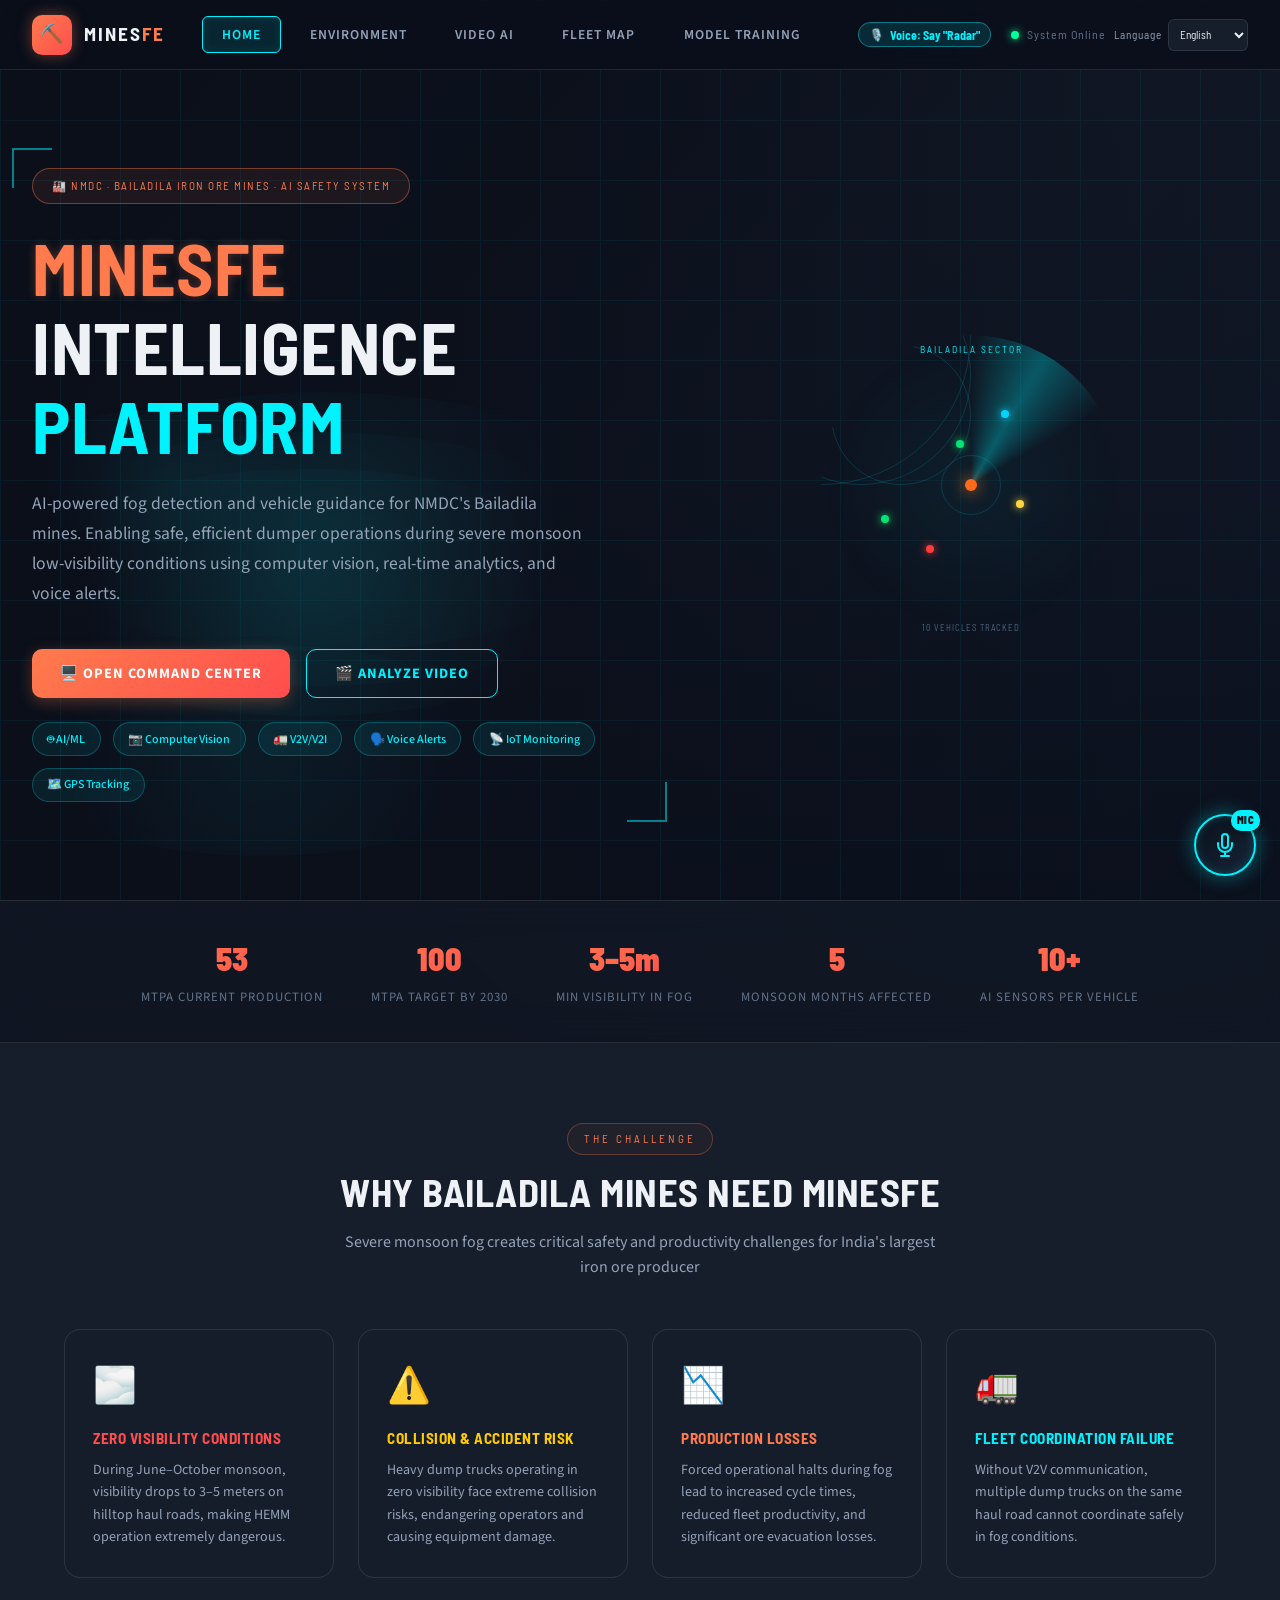
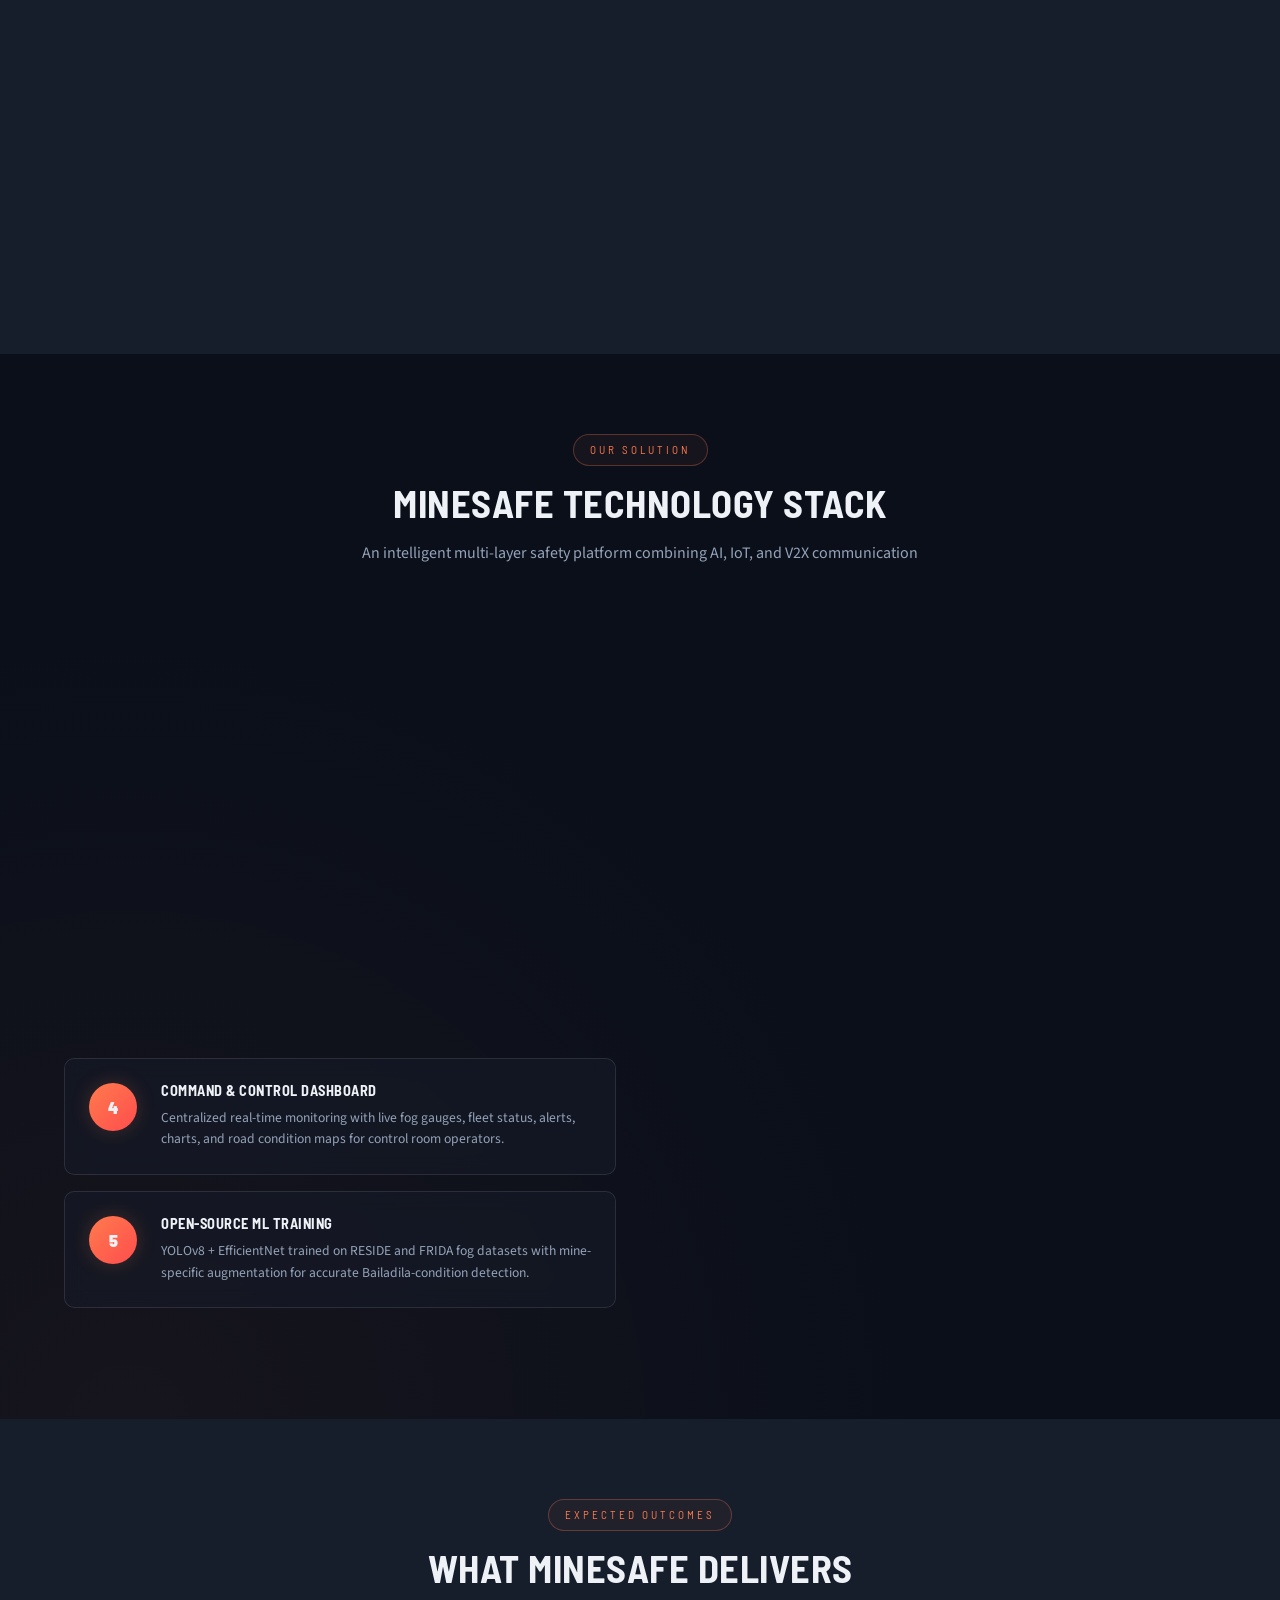
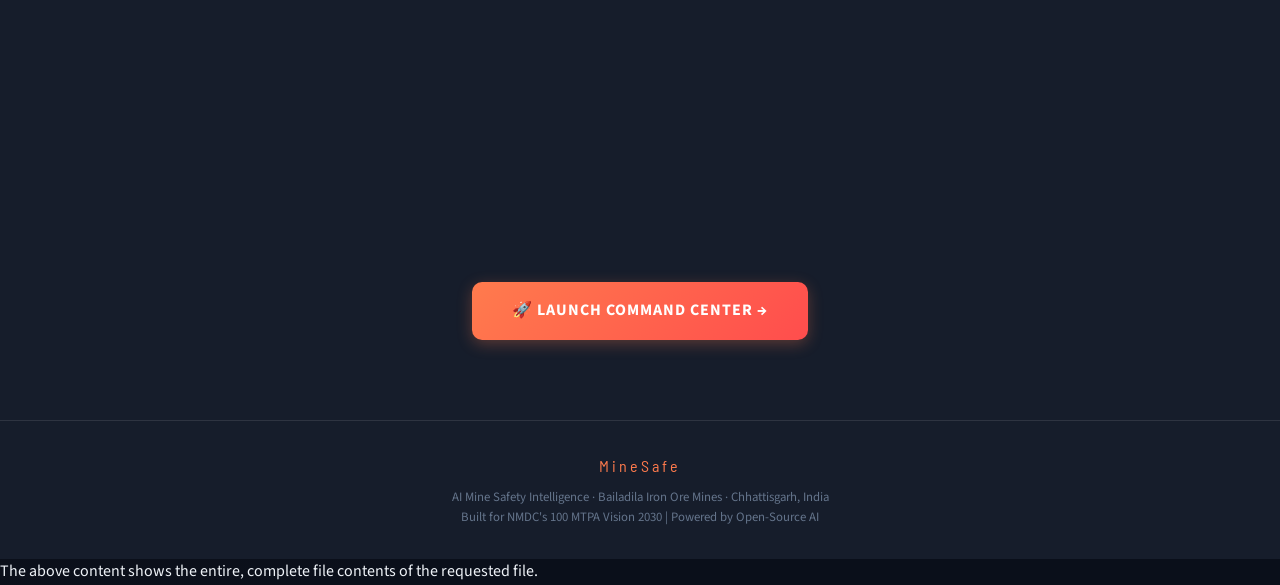
<file: SIH/nmdc-fogguard/index.html>
<!DOCTYPE html>
<html lang="en">
<head>
  <meta charset="UTF-8" />
  <meta name="viewport" content="width=device-width, initial-scale=1.0" />
  <title>MineSafe – AI Mine Safety Intelligence Platform</title>
  <meta name="description" content="AI-powered fog detection and vehicle guidance system for NMDC Bailadila Iron Ore Mines. Enabling safe dumper operations during low-visibility monsoon conditions." />
  <meta property="og:title" content="MineSafe – Mine Safety Intelligence" />
  <link rel="stylesheet" href="css/base.css" />
  <link rel="stylesheet" href="css/animations.css" />
  <style>
    .problem-card {
      background: var(--clr-bg-card);
      border: 1px solid var(--clr-border);
      border-radius: var(--radius-lg);
      padding: 1.75rem;
      backdrop-filter: blur(20px);
      transition: all var(--t-med);
    }
    .problem-card:hover { border-color: rgba(255,107,26,0.4); transform: translateY(-5px); }
    .solution-step {
      display: flex; gap: 1.5rem; align-items: flex-start;
      padding: 1.5rem; margin-bottom: 1rem;
      background: var(--clr-bg-glass);
      border: 1px solid var(--clr-border);
      border-radius: var(--radius-md);
      backdrop-filter: blur(10px);
      transition: all var(--t-med);
    }
    .solution-step:hover { border-color: var(--clr-border-hover); }
    .step-number {
      width: 48px; height: 48px; flex-shrink: 0;
      border-radius: 50%;
      background: var(--grad-orange);
      display: flex; align-items: center; justify-content: center;
      font-family: var(--font-display);
      font-size: 1.1rem; font-weight: 900;
      box-shadow: var(--shadow-orange);
    }
    .outcome-card {
      text-align: center; padding: 1.5rem;
      background: var(--clr-bg-card);
      border: 1px solid var(--clr-border);
      border-radius: var(--radius-lg);
      backdrop-filter: blur(20px);
      transition: all var(--t-med);
    }
    .outcome-card:hover { border-color: var(--clr-accent-cyan); transform: translateY(-4px); }
    .outcome-icon { font-size: 2.5rem; margin-bottom: 0.75rem; }
    .outcome-title { font-family: var(--font-display); font-size: 0.85rem; margin-bottom: 0.5rem; }
  </style>
</head>
<body>

<!-- Navbar -->
<nav class="navbar">
  <div class="navbar-brand">
    <div class="navbar-logo">⛏️</div>
    <span class="navbar-title">MINES<span>FE</span></span>
  </div>
  <ul class="navbar-nav">
    <li><a href="index.html" class="active" data-i18n="nav_home">Home</a></li>
    
    <li><a href="environment.html">Environment</a></li>
      <li><a href="video-analysis.html" data-i18n="nav_video">Video AI</a></li>
    <li><a href="radar.html" data-i18n="nav_fleet">Radar</a></li>
    
  <li><a href="training.html">Model Training</a></li>
    </ul>
  <div class="navbar-status">
    <button onclick="VoiceAssistant.toggleListening()" class="btn-voice-nav" title="Voice Assistant - Say 'Radar'" style="display:flex;align-items:center;gap:6px;background:rgba(0,242,255,0.12);border:1px solid rgba(0,242,255,0.4);color:#00f2ff;padding:4px 10px;border-radius:20px;cursor:pointer;font-family:inherit;font-size:0.75rem;font-weight:700;margin-right:12px;transition:all 0.2s">
      <span>🎙️</span> <span>Voice: Say "Radar"</span>
    </button>
    <div class="status-dot"></div>
    <span data-i18n="status_online">System Online</span>
  </div>
</nav>

<!-- Hero -->
<section class="hero" style="padding-top:70px">
  <div class="hero-photo" aria-hidden="true"></div>
  <div class="hero-photo-shade" aria-hidden="true"></div>
  <div class="particles-bg" id="particlesBg"></div>
  <div class="fog-layer" id="fogLayer"></div>
  <div class="circuit-bg"></div>

  <div class="container" style="position:relative;z-index:2;width:100%">
    <div class="hero-layout">
      <div class="hero-content">
        <!-- HUD Decorative Elements -->
        <div style="position:absolute;top:-20px;left:-20px;width:40px;height:40px;border-top:2px solid var(--clr-accent-cyan);border-left:2px solid var(--clr-accent-cyan);opacity:0.5"></div>
        <div style="position:absolute;bottom:-20px;right:-20px;width:40px;height:40px;border-bottom:2px solid var(--clr-accent-cyan);border-right:2px solid var(--clr-accent-cyan);opacity:0.5"></div>

        <div class="hero-eyebrow" data-i18n="home_eyebrow">
          🏭 NMDC · Bailadila Iron Ore Mines · AI Safety System
        </div>
        <h1 class="hero-title">
          <span class="gradient-text-orange" data-i18n="home_title_1">MineSafe</span><br/>
          <span data-i18n="home_title_2">Intelligence</span><br/>
          <span style="color:var(--clr-accent-cyan)" data-i18n="home_title_3">Platform</span>
        </h1>
        <p class="hero-subtitle" data-i18n="home_subtitle">
          AI-powered fog detection and vehicle guidance for NMDC's Bailadila mines.
          Enabling safe, efficient dumper operations during severe monsoon low-visibility conditions
          using computer vision, real-time analytics, and voice alerts.
        </p>
        <div class="hero-cta">
          <a href="environment.html" class="btn btn-primary" id="heroDashBtn" data-i18n="home_btn_dashboard">
            🖥️ Open Command Center
          </a>
          <a href="video-analysis.html" class="btn btn-secondary" id="heroVideoBtn" data-i18n="home_btn_video">
            🎬 Analyze Video
          </a>
        </div>
        <div class="tech-badges">
          <span class="tech-badge">🤖 AI/ML</span>
          <span class="tech-badge">📷 Computer Vision</span>
          <span class="tech-badge">🚛 V2V/V2I</span>
          <span class="tech-badge">🗣️ Voice Alerts</span>
          <span class="tech-badge">📡 IoT Monitoring</span>
          <span class="tech-badge">🗺️ GPS Tracking</span>
        </div>
      </div>

      <!-- Hero Radar Visual -->
      <div class="animate-float hero-scene" id="heroScene" tabindex="0" aria-label="Interactive Bailadila sector monitoring view" style="display:flex;align-items:center;justify-content:center">
        <div style="position:relative;width:340px;height:340px">
          <!-- Radar -->
          <div class="radar-container" style="width:300px;height:300px;position:absolute;top:50%;left:50%;transform:translate(-50%,-50%)">
            <div class="radar-sweep"></div>
            <div class="radar-rings">
              <div class="radar-ring" style="width:60px;height:60px;top:50%;left:50%"></div>
              <div class="radar-ring" style="width:140px;height:140px;top:50%;left:50%;margin:-70px 0 0 -70px"></div>
              <div class="radar-ring" style="width:220px;height:220px;top:50%;left:50%;margin:-110px 0 0 -110px"></div>
              <div class="radar-ring" style="width:298px;height:298px;top:50%;left:50%;margin:-149px 0 0 -149px"></div>
            </div>
            <!-- Blip dots (vehicles) -->
            <div style="position:absolute;width:8px;height:8px;border-radius:50%;background:#00e676;box-shadow:0 0 8px #00e676;top:35%;left:45%;animation:pulse-green 2s infinite"></div>
            <div style="position:absolute;width:8px;height:8px;border-radius:50%;background:#ffd740;box-shadow:0 0 8px #ffd740;top:55%;left:65%;animation:pulse-green 2.5s infinite"></div>
            <div style="position:absolute;width:8px;height:8px;border-radius:50%;background:#ff3b3b;box-shadow:0 0 8px #ff3b3b;top:70%;left:35%;animation:pulse-red 1.5s infinite"></div>
            <div style="position:absolute;width:8px;height:8px;border-radius:50%;background:#00d4ff;box-shadow:0 0 8px #00d4ff;top:25%;left:60%"></div>
            <div style="position:absolute;width:8px;height:8px;border-radius:50%;background:#00e676;box-shadow:0 0 8px #00e676;top:60%;left:20%"></div>
            <!-- Center dot -->
            <div style="position:absolute;width:12px;height:12px;border-radius:50%;background:#ff6b1a;box-shadow:0 0 16px #ff6b1a;top:50%;left:50%;transform:translate(-50%,-50%)"></div>
          </div>
          <!-- Labels -->
          <div style="position:absolute;top:8%;left:50%;transform:translateX(-50%);font-family:var(--font-display);font-size:0.6rem;color:var(--clr-accent-cyan);letter-spacing:2px">BAILADILA SECTOR</div>
          <div style="position:absolute;bottom:6%;left:50%;transform:translateX(-50%);font-family:var(--font-display);font-size:0.55rem;color:#4a6880;letter-spacing:1px">10 VEHICLES TRACKED</div>
        </div>
      </div>
    </div>
  </div>
</section>

<!-- Stats Strip -->
<div class="stats-strip">
  <div class="stat-item reveal">
    <span class="stat-number" id="statProduction">53</span>
    <span class="stat-label" data-i18n="stat_current">MTPA Current Production</span>
  </div>
  <div class="stat-item reveal stagger-1">
    <span class="stat-number">100</span>
    <span class="stat-label" data-i18n="stat_target">MTPA Target by 2030</span>
  </div>
  <div class="stat-item reveal stagger-2">
    <span class="stat-number">3–5m</span>
    <span class="stat-label" data-i18n="stat_visibility">Min Visibility in Fog</span>
  </div>
  <div class="stat-item reveal stagger-3">
    <span class="stat-number">5</span>
    <span class="stat-label" data-i18n="stat_monsoon">Monsoon Months Affected</span>
  </div>
  <div class="stat-item reveal stagger-4">
    <span class="stat-number">10+</span>
    <span class="stat-label" data-i18n="stat_sensors">AI Sensors Per Vehicle</span>
  </div>
</div>

<!-- Problem Section -->
<section class="section" style="background:var(--clr-bg-secondary)">
  <div class="container">
    <div class="section-header">
      <span class="section-label" data-i18n="challenge_label">The Challenge</span>
      <h2 class="section-title" data-i18n="challenge_title">Why Bailadila Mines Need MineSafe</h2>
      <p class="section-subtitle" data-i18n="challenge_subtitle">Severe monsoon fog creates critical safety and productivity challenges for India's largest iron ore producer</p>
    </div>
    <div class="grid-3">
      <div class="problem-card reveal">
        <div style="font-size:2.2rem;margin-bottom:1rem">🌫️</div>
        <h3 style="font-family:var(--font-display);font-size:0.95rem;margin-bottom:0.75rem;color:var(--clr-accent-red)">Zero Visibility Conditions</h3>
        <p style="font-size:0.88rem">During June–October monsoon, visibility drops to 3–5 meters on hilltop haul roads, making HEMM operation extremely dangerous.</p>
      </div>
      <div class="problem-card reveal stagger-1">
        <div style="font-size:2.2rem;margin-bottom:1rem">⚠️</div>
        <h3 style="font-family:var(--font-display);font-size:0.95rem;margin-bottom:0.75rem;color:var(--clr-accent-yellow)">Collision & Accident Risk</h3>
        <p style="font-size:0.88rem">Heavy dump trucks operating in zero visibility face extreme collision risks, endangering operators and causing equipment damage.</p>
      </div>
      <div class="problem-card reveal stagger-2">
        <div style="font-size:2.2rem;margin-bottom:1rem">📉</div>
        <h3 style="font-family:var(--font-display);font-size:0.95rem;margin-bottom:0.75rem;color:var(--clr-accent-orange)">Production Losses</h3>
        <p style="font-size:0.88rem">Forced operational halts during fog lead to increased cycle times, reduced fleet productivity, and significant ore evacuation losses.</p>
      </div>
      <div class="problem-card reveal stagger-3">
        <div style="font-size:2.2rem;margin-bottom:1rem">🚛</div>
        <h3 style="font-family:var(--font-display);font-size:0.95rem;margin-bottom:0.75rem;color:var(--clr-accent-cyan)">Fleet Coordination Failure</h3>
        <p style="font-size:0.88rem">Without V2V communication, multiple dump trucks on the same haul road cannot coordinate safely in fog conditions.</p>
      </div>
      <div class="problem-card reveal stagger-4">
        <div style="font-size:2.2rem;margin-bottom:1rem">🔦</div>
        <h3 style="font-family:var(--font-display);font-size:0.95rem;margin-bottom:0.75rem;color:var(--clr-text-secondary)">Inadequate Existing Aids</h3>
        <p style="font-size:0.88rem">Conventional fog lights, reflectors, and manual radio calls are insufficient for dense fog environments above 1,000m elevation.</p>
      </div>
      <div class="problem-card reveal stagger-5">
        <div style="font-size:2.2rem;margin-bottom:1rem">📡</div>
        <h3 style="font-family:var(--font-display);font-size:0.95rem;margin-bottom:0.75rem;color:var(--clr-accent-green)">No Real-time Intelligence</h3>
        <p style="font-size:0.88rem">Control rooms lack real-time situational awareness — no automated fog monitoring, no instant alerts, no digital fleet view.</p>
      </div>
    </div>
  </div>
</section>

<!-- Solution Section -->
<section class="section">
  <div class="container">
    <div class="section-header">
      <span class="section-label">Our Solution</span>
      <h2 class="section-title">MineSafe Technology Stack</h2>
      <p class="section-subtitle">An intelligent multi-layer safety platform combining AI, IoT, and V2X communication</p>
    </div>
    <div style="display:grid;grid-template-columns:1fr 1fr;gap:3rem;align-items:start">
      <div>
        <div class="solution-step reveal">
          <div class="step-number">1</div>
          <div>
            <h3 style="font-family:var(--font-display);font-size:0.9rem;margin-bottom:0.5rem">AI Video Fog Clearing & Dehazing</h3>
            <p style="font-size:0.85rem">Real-time Dark Channel Prior & computer vision dehazing engine clears heavy fog from video feeds to reveal the clear real view of haul roads, detect obstacles, and classify visibility.</p>
          </div>
        </div>
        <div class="solution-step reveal stagger-1">
          <div class="step-number">2</div>
          <div>
            <h3 style="font-family:var(--font-display);font-size:0.9rem;margin-bottom:0.5rem">Voice Alert Modulation</h3>
            <p style="font-size:0.85rem">Automatic voice announcements to all operators based on fog severity — from speed advisories to emergency halt commands, adapting tone and urgency.</p>
          </div>
        </div>
        <div class="solution-step reveal stagger-2">
          <div class="step-number">3</div>
          <div>
            <h3 style="font-family:var(--font-display);font-size:0.9rem;margin-bottom:0.5rem">GPS Fleet Tracking & V2V</h3>
            <p style="font-size:0.85rem">Real-time GPS tracking of all dump trucks with V2V proximity alerts when vehicles come within collision-risk distance during fog.</p>
          </div>
        </div>
        <div class="solution-step reveal stagger-3">
          <div class="step-number">4</div>
          <div>
            <h3 style="font-family:var(--font-display);font-size:0.9rem;margin-bottom:0.5rem">Command & Control Dashboard</h3>
            <p style="font-size:0.85rem">Centralized real-time monitoring with live fog gauges, fleet status, alerts, charts, and road condition maps for control room operators.</p>
          </div>
        </div>
        <div class="solution-step reveal stagger-4">
          <div class="step-number">5</div>
          <div>
            <h3 style="font-family:var(--font-display);font-size:0.9rem;margin-bottom:0.5rem">Open-Source ML Training</h3>
            <p style="font-size:0.85rem">YOLOv8 + EfficientNet trained on RESIDE and FRIDA fog datasets with mine-specific augmentation for accurate Bailadila-condition detection.</p>
          </div>
        </div>
      </div>

      <!-- Feature Cards Right -->
      <div style="display:grid;grid-template-columns:1fr 1fr;gap:1rem">
        <div class="feature-card reveal">
          <div class="feature-icon" style="background:rgba(255,107,26,0.15)">🤖</div>
          <div class="feature-title">AI Model</div>
          <p class="feature-desc">Pixel-level fog density analysis. No cloud needed. Runs in browser.</p>
        </div>
        <div class="feature-card reveal stagger-1">
          <div class="feature-icon" style="background:rgba(0,212,255,0.15)">🎬</div>
          <div class="feature-title">Video Analysis</div>
          <p class="feature-desc">Upload any foggy road video. Get annotated output + report.</p>
        </div>
        <div class="feature-card reveal stagger-2">
          <div class="feature-icon" style="background:rgba(0,230,118,0.15)">🗣️</div>
          <div class="feature-title">Voice Alerts</div>
          <p class="feature-desc">4 severity levels. Auto voice modulation. Web Speech API.</p>
        </div>
        <div class="feature-card reveal stagger-3">
          <div class="feature-icon" style="background:rgba(255,215,64,0.15)">🗺️</div>
          <div class="feature-title">Radar</div>
          <p class="feature-desc">Live Leaflet map. 10 dumpers tracked. Collision warnings.</p>
        </div>
        <div class="feature-card reveal stagger-4">
          <div class="feature-icon" style="background:rgba(255,59,59,0.15)">🚨</div>
          <div class="feature-title">Smart Alerts</div>
          <p class="feature-desc">Real-time alert log with V2V proximity and road status alerts.</p>
        </div>
        <div class="feature-card reveal stagger-5">
          <div class="feature-icon" style="background:rgba(0,212,255,0.15)">🐍</div>
          <div class="feature-title">Python Training</div>
          <p class="feature-desc">Full YOLOv8 + RESIDE dataset training scripts included.</p>
        </div>
      </div>
    </div>
  </div>
</section>

<!-- Expected Outcomes -->
<section class="section" style="background:var(--clr-bg-secondary)">
  <div class="container">
    <div class="section-header">
      <span class="section-label">Expected Outcomes</span>
      <h2 class="section-title">What MineSafe Delivers</h2>
    </div>
    <div class="grid-4">
      <div class="outcome-card reveal">
        <div class="outcome-icon">🛡️</div>
        <div class="outcome-title">ZERO ACCIDENTS</div>
        <p style="font-size:0.8rem">Eliminate collision risk with AI-guided V2V alerts and real-time speed advisories</p>
      </div>
      <div class="outcome-card reveal stagger-1">
        <div class="outcome-icon">⚡</div>
        <div class="outcome-title">30% MORE UPTIME</div>
        <p style="font-size:0.8rem">Reduce operational halts during fog by enabling guided low-speed operations</p>
      </div>
      <div class="outcome-card reveal stagger-2">
        <div class="outcome-icon">📊</div>
        <div class="outcome-title">REAL-TIME DATA</div>
        <p style="font-size:0.8rem">Instant fog density, visibility, and fleet status for control room decision-making</p>
      </div>
      <div class="outcome-card reveal stagger-3">
        <div class="outcome-icon">🏭</div>
        <div class="outcome-title">100 MT TARGET</div>
        <p style="font-size:0.8rem">Support NMDC's 2030 production goal by minimizing monsoon-related losses</p>
      </div>
    </div>
    <div style="text-align:center;margin-top:3rem">
      <a href="environment.html" class="btn btn-primary" id="outcomesDashBtn" style="font-size:1rem;padding:1rem 2.5rem">
        🚀 Launch Command Center →
      </a>
    </div>
  </div>
</section>

<!-- Footer -->
<footer class="footer">
  <div class="footer-logo">MineSafe</div>
  <p class="footer-text">AI Mine Safety Intelligence · Bailadila Iron Ore Mines · Chhattisgarh, India<br/>
  Built for NMDC's 100 MTPA Vision 2030 | Powered by Open-Source AI</p>
</footer>

<script src="js/app.js"></script>
<script src="js/i18n.js"></script>
<script src="js/voice-assistant.js"></script>
<script>
  // Particle Generator
  const pb = document.getElementById('particlesBg');
  if (pb) {
    for (let i = 0; i < 30; i++) {
      const p = document.createElement('div');
      p.className = 'particle';
      const size = 2 + Math.random() * 6;
      const isOrange = Math.random() > 0.6;
      p.style.cssText = `
        width:${size}px;height:${size}px;
        left:${Math.random()*100}%;
        background:${isOrange ? 'rgba(255,107,26,0.6)' : 'rgba(0,212,255,0.4)'};
        animation-duration:${6 + Math.random()*8}s;
        animation-delay:${Math.random()*5}s;
      `;
      pb.appendChild(p);
    }
  }

  // Fog clouds
  const fl = document.getElementById('fogLayer');
  if (fl) {
    for (let i = 0; i < 5; i++) {
      const c = document.createElement('div');
      c.className = 'fog-cloud';
      const size = 300 + Math.random() * 400;
      c.style.cssText = `
        width:${size}px;height:${size*0.4}px;
        top:${20 + Math.random()*60}%;
        animation-duration:${20 + Math.random()*20}s;
        animation-delay:${Math.random()*10}s;
      `;
      fl.appendChild(c);
    }
  }

  // Scroll reveal
  document.addEventListener('DOMContentLoaded', () => App.initScrollReveal());

  const heroScene = document.getElementById('heroScene');
  if (heroScene && window.matchMedia('(pointer: fine)').matches) {
    heroScene.addEventListener('pointermove', event => {
      const bounds = heroScene.getBoundingClientRect();
      const x = ((event.clientX - bounds.left) / bounds.width - 0.5) * 10;
      const y = ((event.clientY - bounds.top) / bounds.height - 0.5) * 10;
      heroScene.style.setProperty('--scene-x', `${x}px`);
      heroScene.style.setProperty('--scene-y', `${y}px`);
    });
    heroScene.addEventListener('pointerleave', () => {
      heroScene.style.setProperty('--scene-x', '0px');
      heroScene.style.setProperty('--scene-y', '0px');
    });
  }
</script>
</body>
</html>

The above content shows the entire, complete file contents of the requested file.
</file>
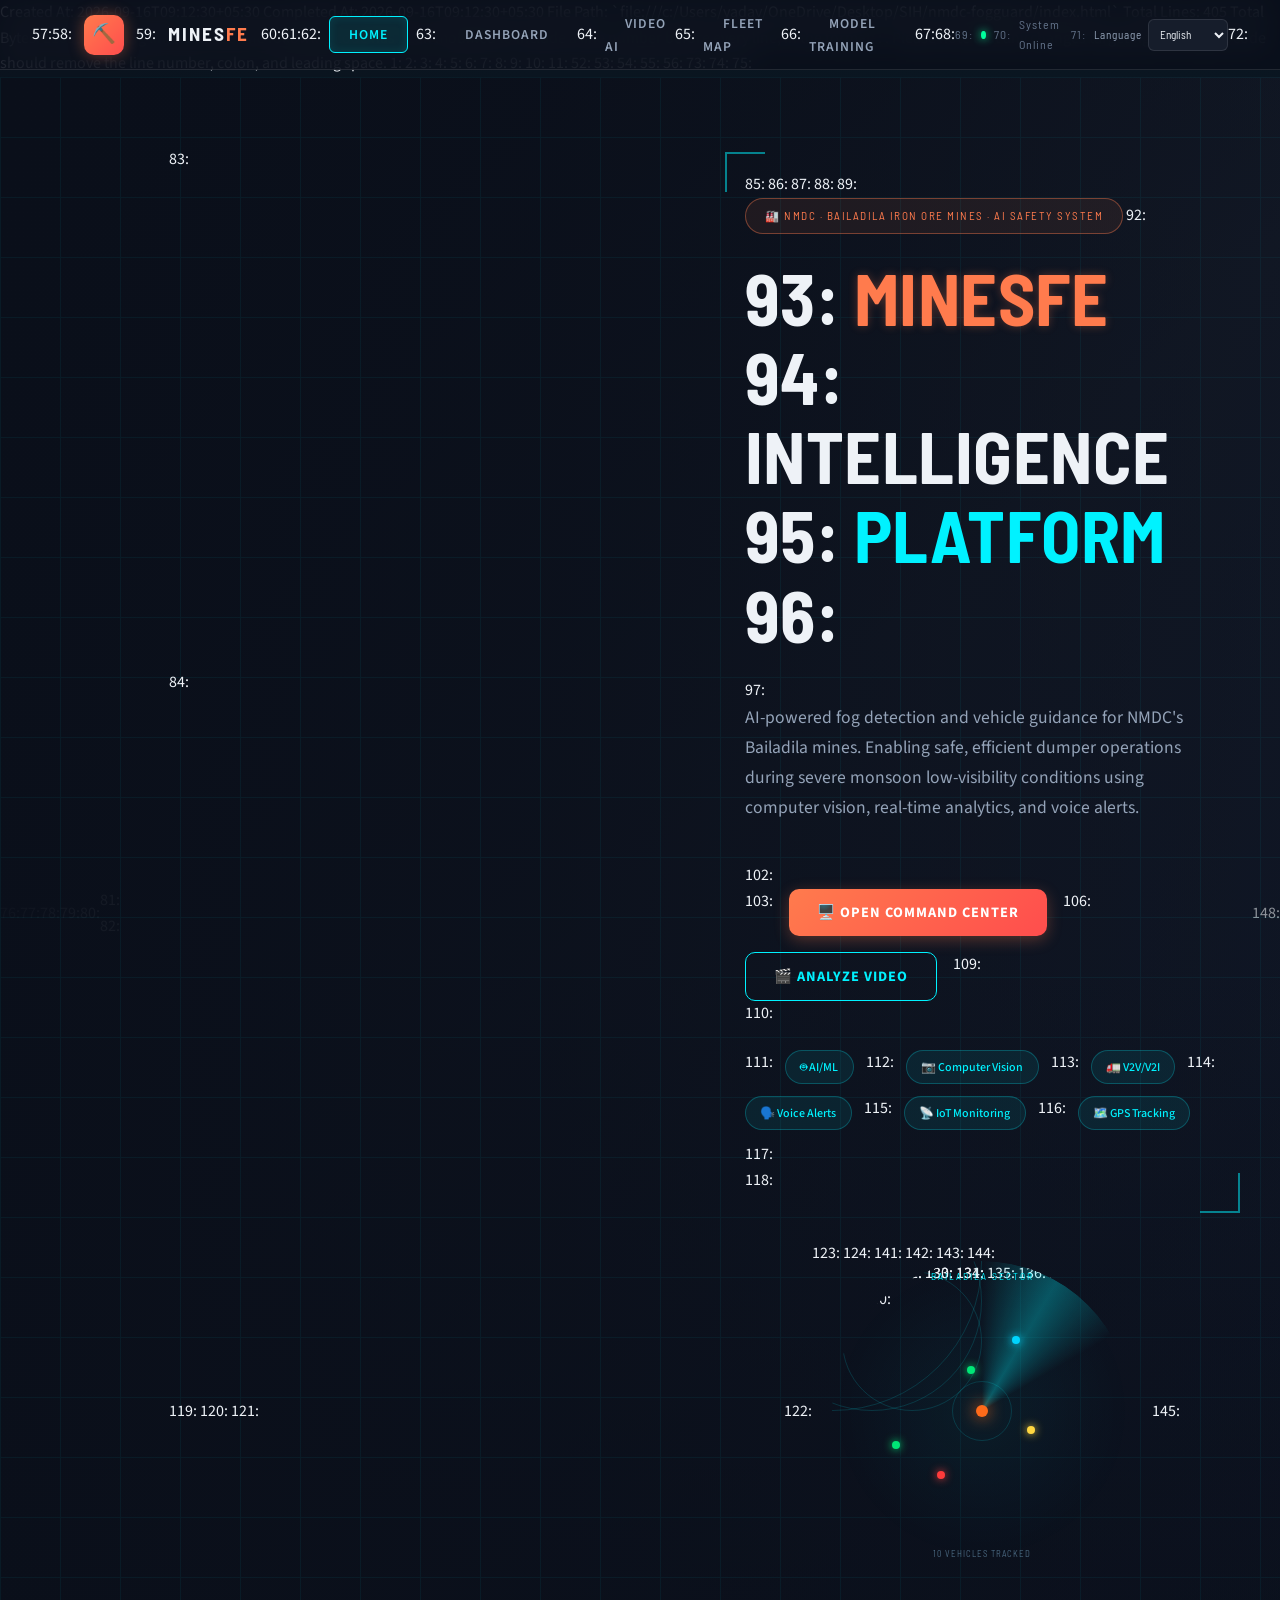
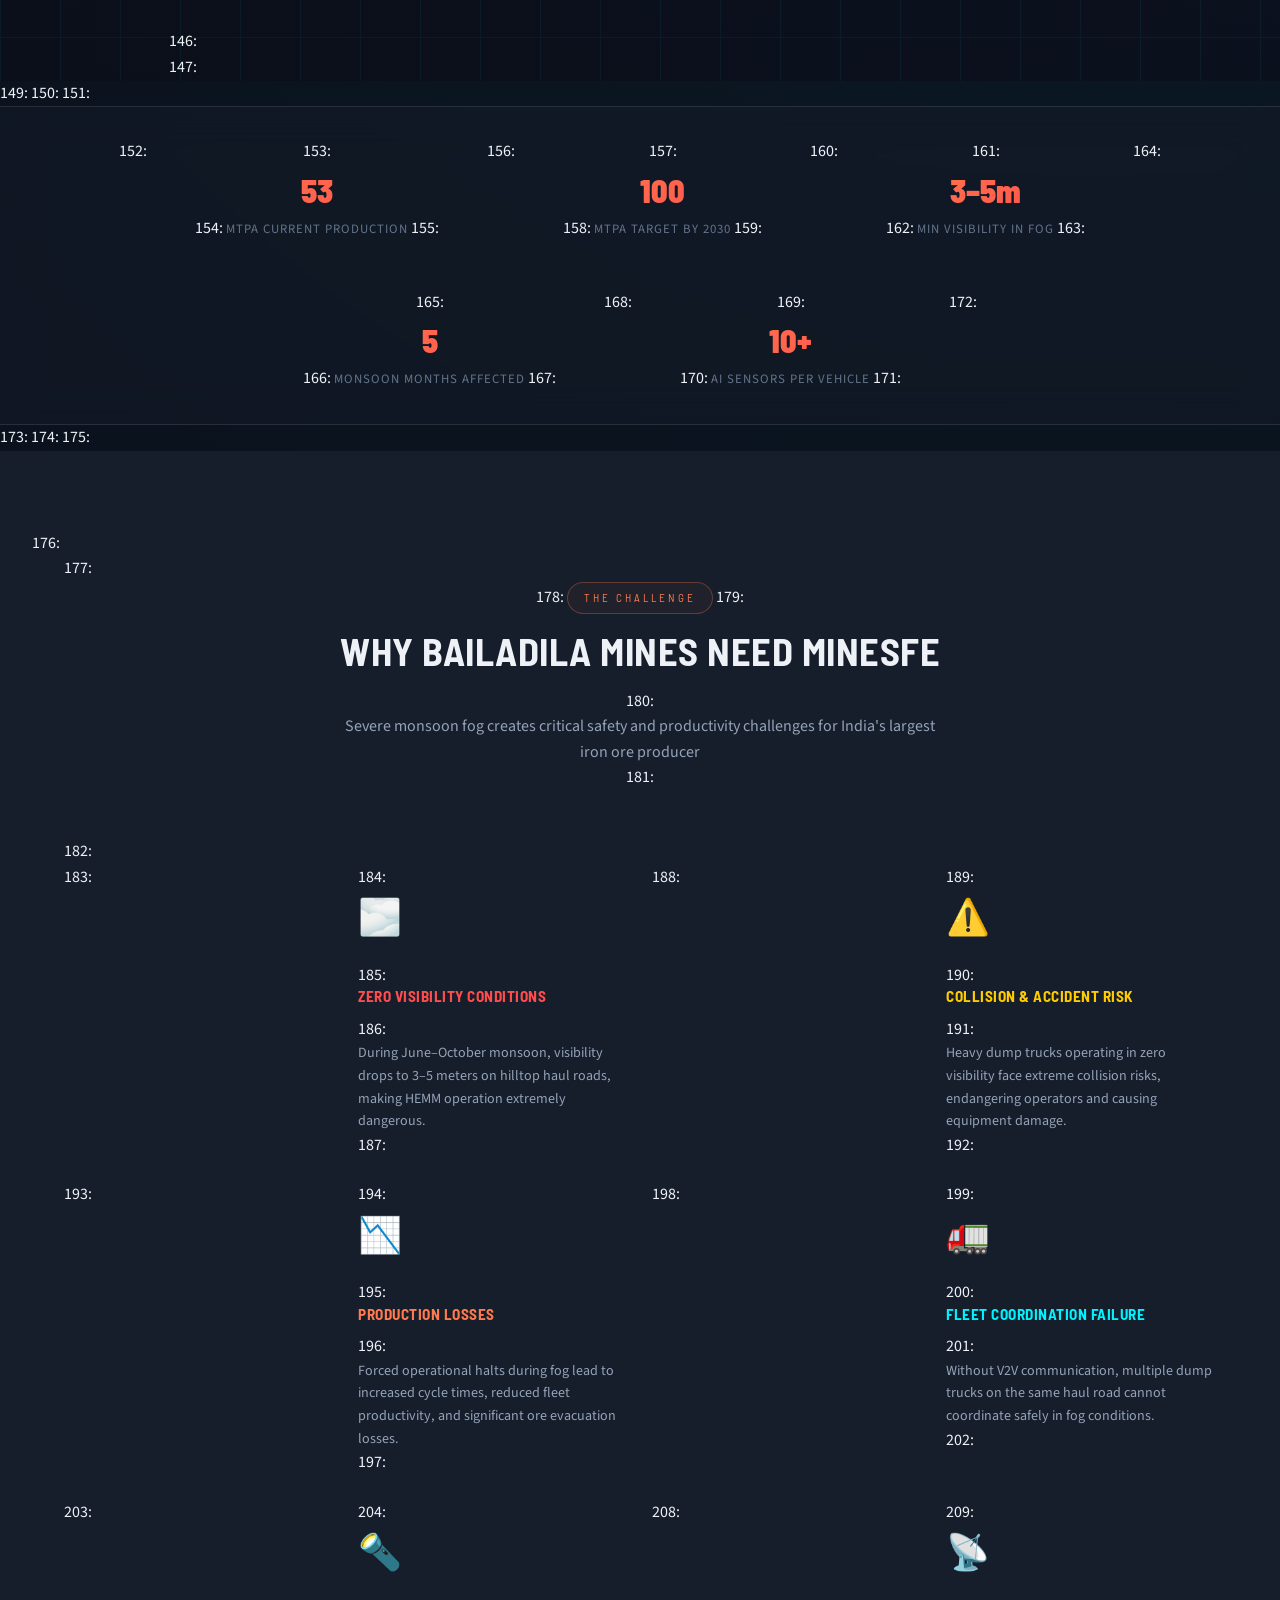
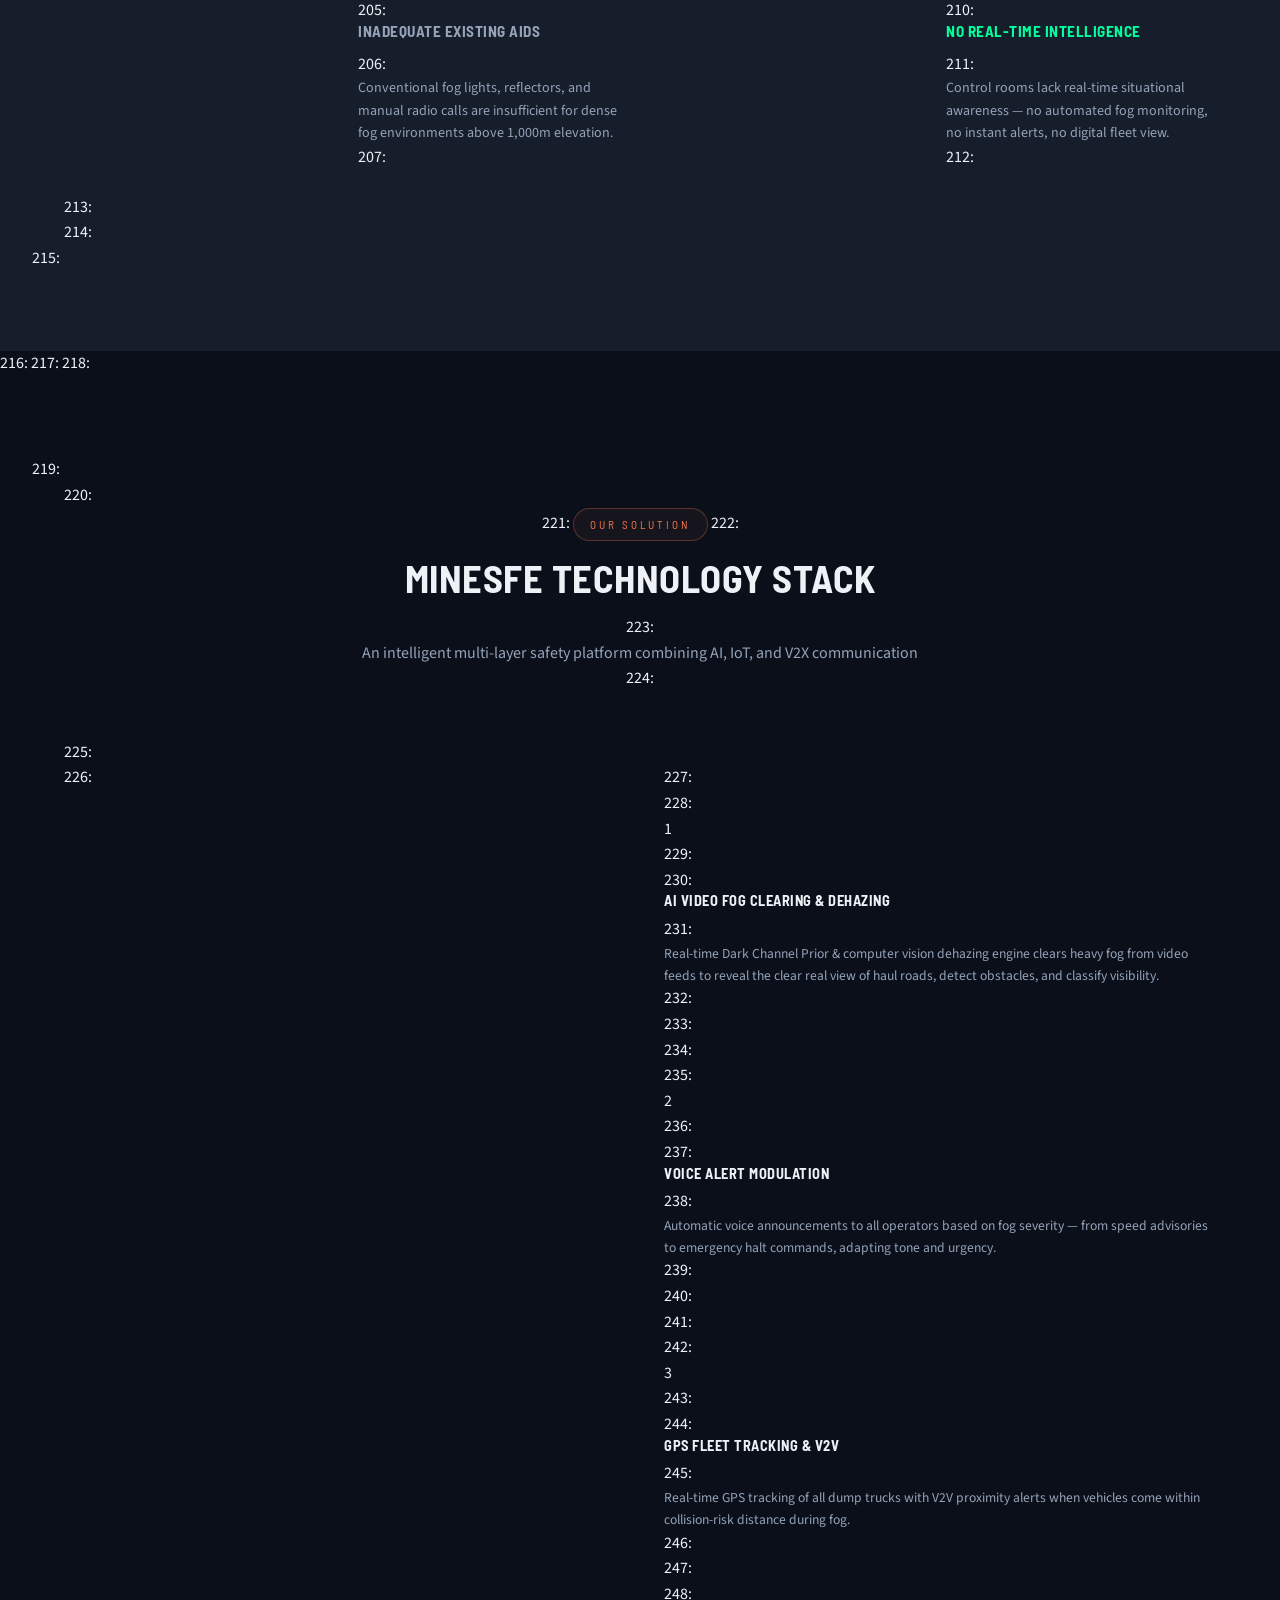
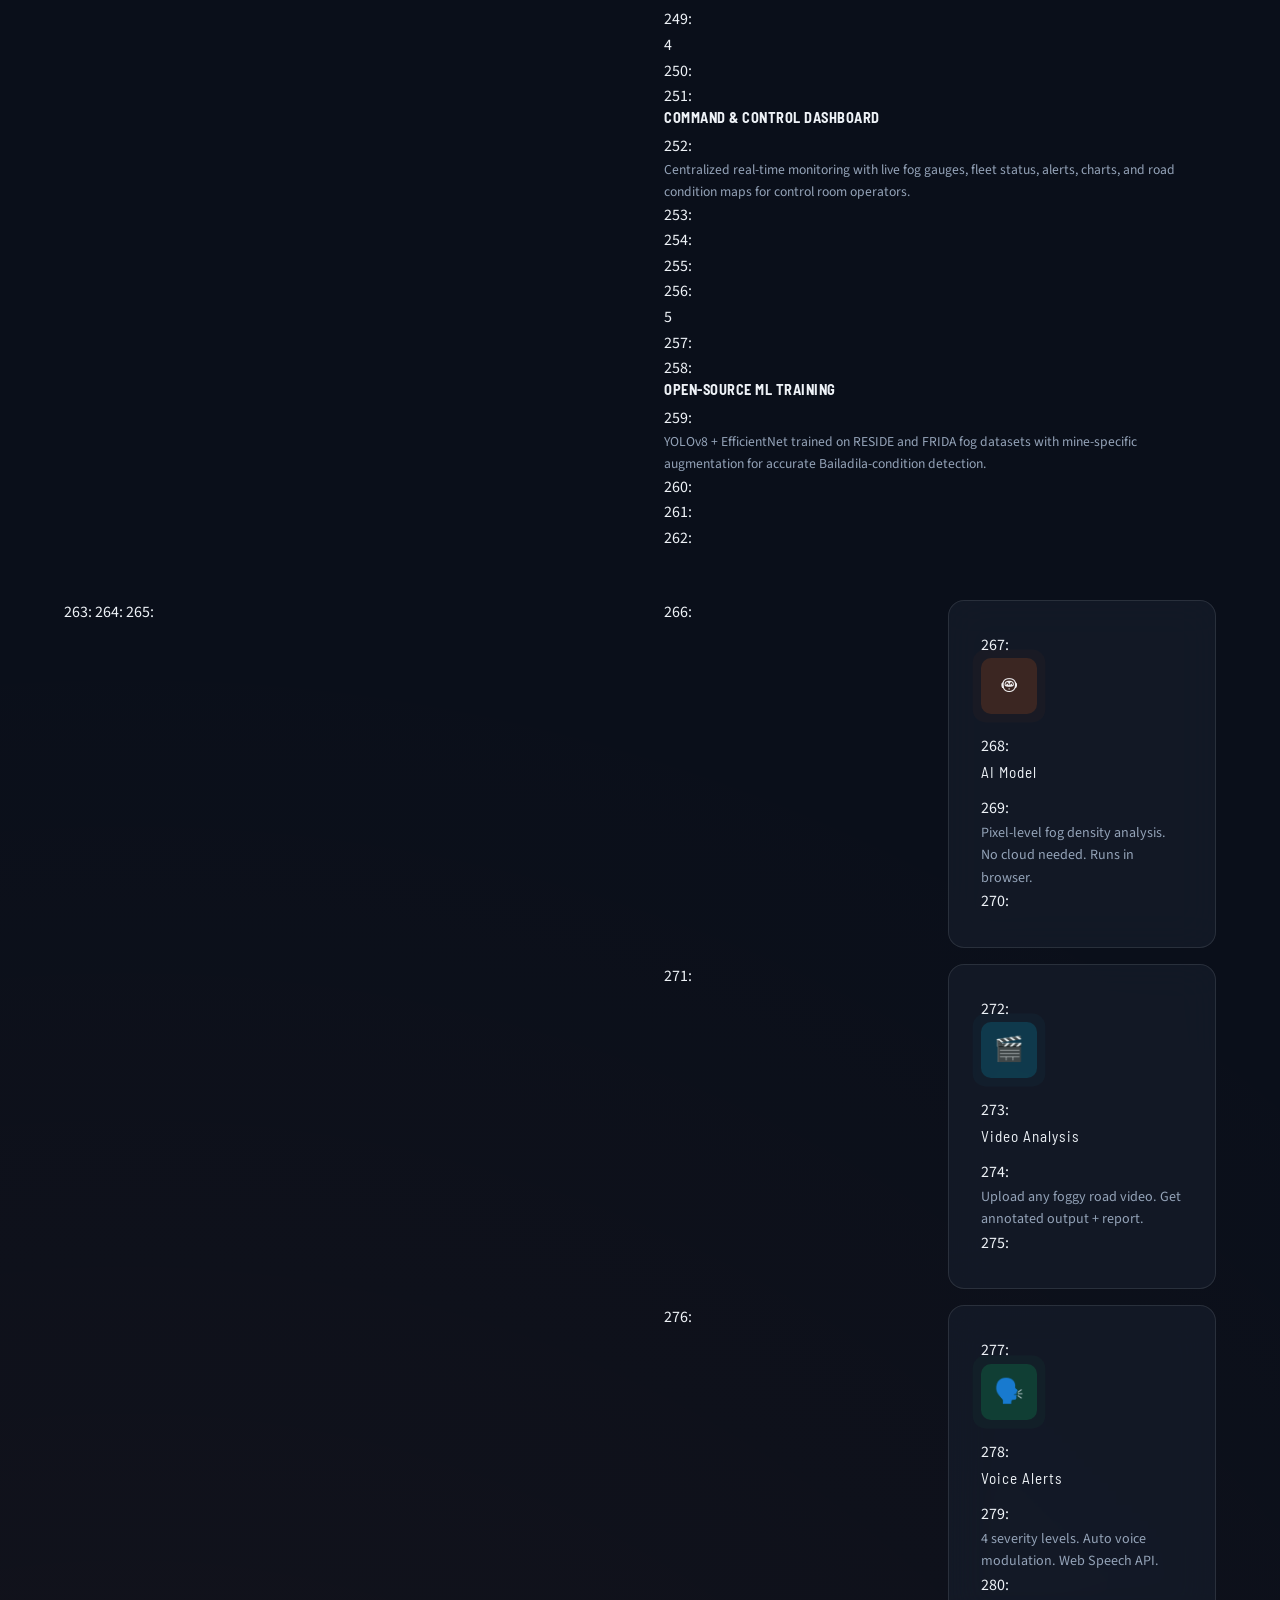
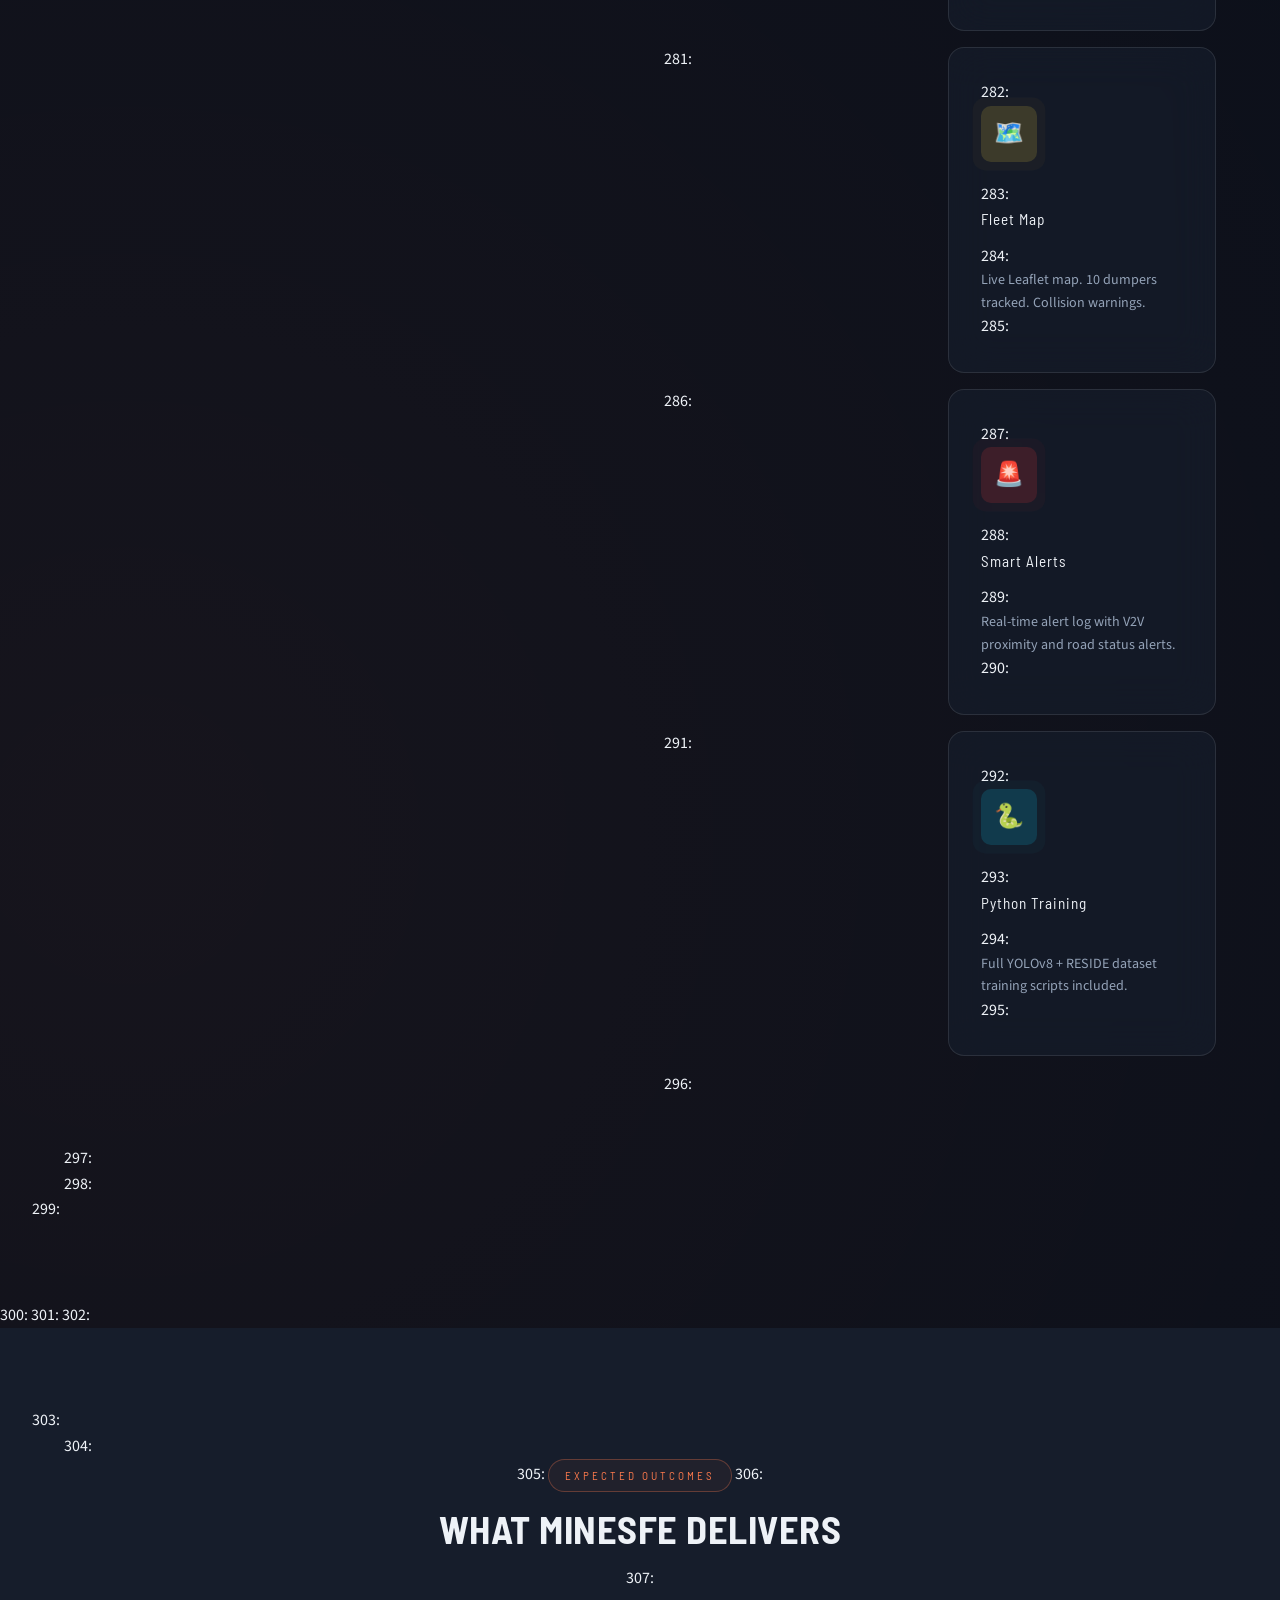
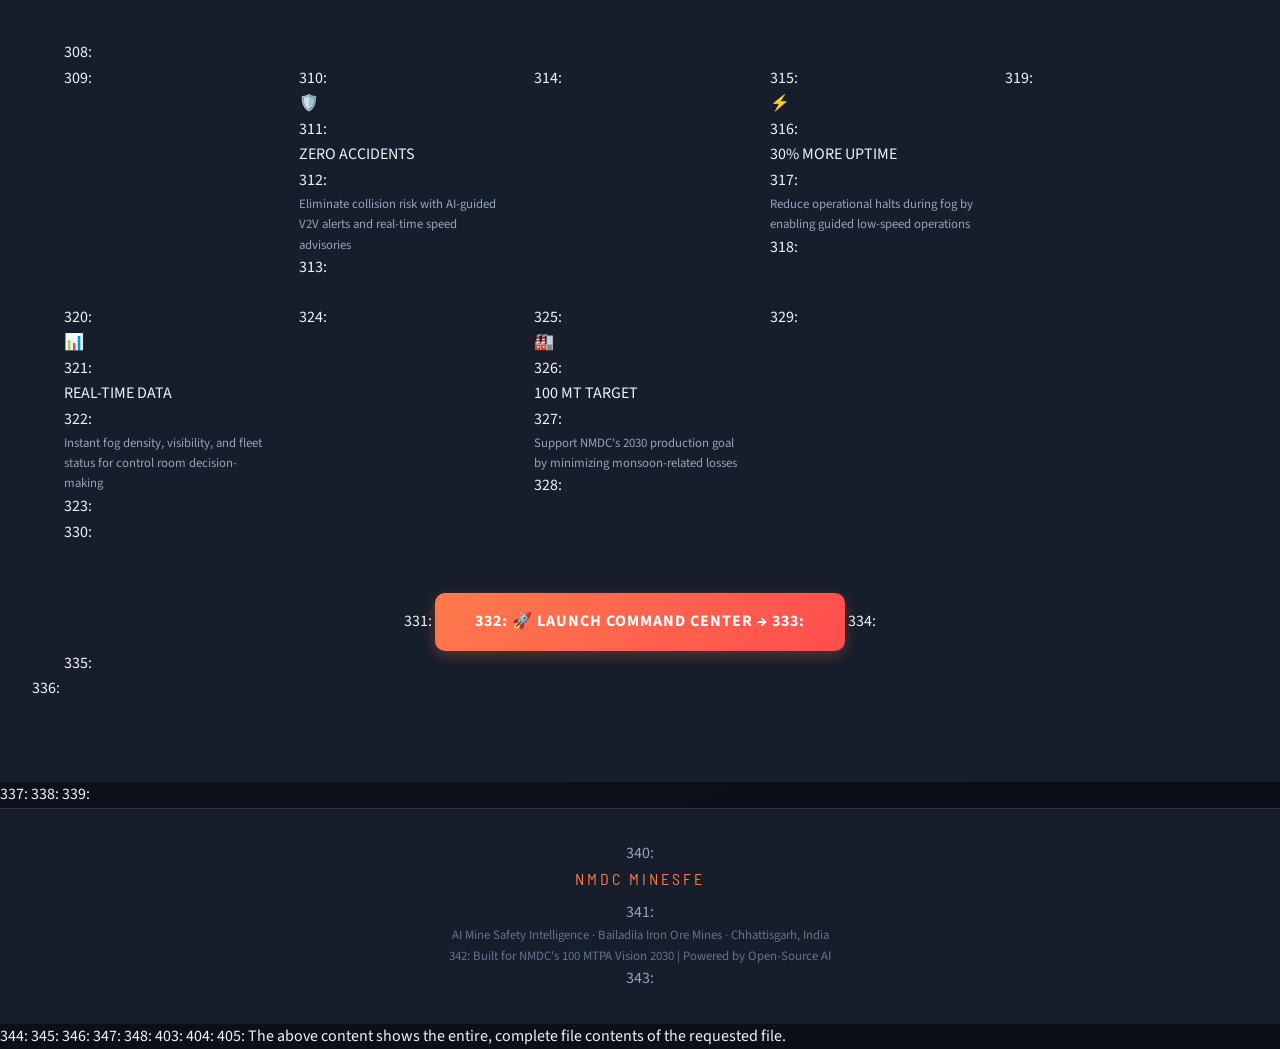
<file: SIH/nmdc-fogguard/recovered_index.html>
Created At: 2026-09-16T09:12:30+05:30
Completed At: 2026-09-16T09:12:30+05:30
File Path: `file:///c:/Users/yadav/OneDrive/Desktop/SIH/nmdc-fogguard/index.html`
Total Lines: 405
Total Bytes: 21033
Showing lines 1 to 405
The following code has been modified to include a line number before every line, in the format: <line_number>: <original_line>. Please note that any changes targeting the original code should remove the line number, colon, and leading space.
1: <!DOCTYPE html>
2: <html lang="en">
3: <head>
4:   <meta charset="UTF-8" />
5:   <meta name="viewport" content="width=device-width, initial-scale=1.0" />
6:   <title>NMDC MinesFE – AI Mine Safety Intelligence Platform</title>
7:   <meta name="description" content="AI-powered fog detection and vehicle guidance system for NMDC Bailadila Iron Ore Mines. Enabling safe dumper operations during low-visibility monsoon conditions." />
8:   <meta property="og:title" content="NMDC MinesFE – Mine Safety Intelligence" />
9:   <link rel="stylesheet" href="css/base.css" />
10:   <link rel="stylesheet" href="css/animations.css" />
11:   <style>
12:     .problem-card {
13:       background: var(--clr-bg-card);
14:       border: 1px solid var(--clr-border);
15:       border-radius: var(--radius-lg);
16:       padding: 1.75rem;
17:       backdrop-filter: blur(20px);
18:       transition: all var(--t-med);
19:     }
20:     .problem-card:hover { border-color: rgba(255,107,26,0.4); transform: translateY(-5px); }
21:     .solution-step {
22:       display: flex; gap: 1.5rem; align-items: flex-start;
23:       padding: 1.5rem; margin-bottom: 1rem;
24:       background: var(--clr-bg-glass);
25:       border: 1px solid var(--clr-border);
26:       border-radius: var(--radius-md);
27:       backdrop-filter: blur(10px);
28:       transition: all var(--t-med);
29:     }
30:     .solution-step:hover { border-color: var(--clr-border-hover); }
31:     .step-number {
32:       width: 48px; height: 48px; flex-shrink: 0;
33:       border-radius: 50%;
34:       background: var(--grad-orange);
35:       display: flex; align-items: center; justify-content: center;
36:       font-family: var(--font-display);
37:       font-size: 1.1rem; font-weight: 900;
38:       box-shadow: var(--shadow-orange);
39:     }
40:     .outcome-card {
41:       text-align: center; padding: 1.5rem;
42:       background: var(--clr-bg-card);
43:       border: 1px solid var(--clr-border);
44:       border-radius: var(--radius-lg);
45:       backdrop-filter: blur(20px);
46:       transition: all var(--t-med);
47:     }
48:     .outcome-card:hover { border-color: var(--clr-accent-cyan); transform: translateY(-4px); }
49:     .outcome-icon { font-size: 2.5rem; margin-bottom: 0.75rem; }
50:     .outcome-title { font-family: var(--font-display); font-size: 0.85rem; margin-bottom: 0.5rem; }
51:   </style>
52: </head>
53: <body>
54: 
55: <!-- Navbar -->
56: <nav class="navbar">
57:   <div class="navbar-brand">
58:     <div class="navbar-logo">⛏️</div>
59:     <span class="navbar-title">MINES<span>FE</span></span>
60:   </div>
61:   <ul class="navbar-nav">
62:     <li><a href="index.html" class="active" data-i18n="nav_home">Home</a></li>
63:     <li><a href="environment.html" data-i18n="nav_dashboard">Dashboard</a></li>
64:     <li><a href="video-analysis.html" data-i18n="nav_video">Video AI</a></li>
65:     <li><a href="fleet.html" data-i18n="nav_fleet">Fleet Map</a></li>
66:     <li><a href="training.html" data-i18n="nav_training">Model Training</a></li>
67:   </ul>
68:   <div class="navbar-status">
69:     <div class="status-dot"></div>
70:     <span data-i18n="status_online">System Online</span>
71:   </div>
72: </nav>
73: 
74: <!-- Hero -->
75: <section class="hero" style="padding-top:70px">
76:   <div class="hero-photo" aria-hidden="true"></div>
77:   <div class="hero-photo-shade" aria-hidden="true"></div>
78:   <div class="particles-bg" id="particlesBg"></div>
79:   <div class="fog-layer" id="fogLayer"></div>
80:   <div class="circuit-bg"></div>
81: 
82:   <div class="container" style="position:relative;z-index:2;width:100%">
83:     <div class="hero-layout">
84:       <div class="hero-content">
85:         <!-- HUD Decorative Elements -->
86:         <div style="position:absolute;top:-20px;left:-20px;width:40px;height:40px;border-top:2px solid var(--clr-accent-cyan);border-left:2px solid var(--clr-accent-cyan);opacity:0.5"></div>
87:         <div style="position:absolute;bottom:-20px;right:-20px;width:40px;height:40px;border-bottom:2px solid var(--clr-accent-cyan);border-right:2px solid var(--clr-accent-cyan);opacity:0.5"></div>
88: 
89:         <div class="hero-eyebrow" data-i18n="home_eyebrow">
90:           🏭 NMDC · Bailadila Iron Ore Mines · AI Safety System
91:         </div>
92:         <h1 class="hero-title">
93:           <span class="gradient-text-orange" data-i18n="home_title_1">MinesFE</span><br/>
94:           <span data-i18n="home_title_2">Intelligence</span><br/>
95:           <span style="color:var(--clr-accent-cyan)" data-i18n="home_title_3">Platform</span>
96:         </h1>
97:         <p class="hero-subtitle" data-i18n="home_subtitle">
98:           AI-powered fog detection and vehicle guidance for NMDC's Bailadila mines.
99:           Enabling safe, efficient dumper operations during severe monsoon low-visibility conditions
100:           using computer vision, real-time analytics, and voice alerts.
101:         </p>
102:         <div class="hero-cta">
103:           <a href="environment.html" class="btn btn-primary" id="heroDashBtn" data-i18n="home_btn_dashboard">
104:             🖥️ Open Command Center
105:           </a>
106:           <a href="video-analysis.html" class="btn btn-secondary" id="heroVideoBtn" data-i18n="home_btn_video">
107:             🎬 Analyze Video
108:           </a>
109:         </div>
110:         <div class="tech-badges">
111:           <span class="tech-badge">🤖 AI/ML</span>
112:           <span class="tech-badge">📷 Computer Vision</span>
113:           <span class="tech-badge">🚛 V2V/V2I</span>
114:           <span class="tech-badge">🗣️ Voice Alerts</span>
115:           <span class="tech-badge">📡 IoT Monitoring</span>
116:           <span class="tech-badge">🗺️ GPS Tracking</span>
117:         </div>
118:       </div>
119: 
120:       <!-- Hero Radar Visual -->
121:       <div class="animate-float hero-scene" id="heroScene" tabindex="0" aria-label="Interactive Bailadila sector monitoring view" style="display:flex;align-items:center;justify-content:center">
122:         <div style="position:relative;width:340px;height:340px">
123:           <!-- Radar -->
124:           <div class="radar-container" style="width:300px;height:300px;position:absolute;top:50%;left:50%;transform:translate(-50%,-50%)">
125:             <div class="radar-sweep"></div>
126:             <div class="radar-rings">
127:               <div class="radar-ring" style="width:60px;height:60px;top:50%;left:50%"></div>
128:               <div class="radar-ring" style="width:140px;height:140px;top:50%;left:50%;margin:-70px 0 0 -70px"></div>
129:               <div class="radar-ring" style="width:220px;height:220px;top:50%;left:50%;margin:-110px 0 0 -110px"></div>
130:               <div class="radar-ring" style="width:298px;height:298px;top:50%;left:50%;margin:-149px 0 0 -149px"></div>
131:             </div>
132:             <!-- Blip dots (vehicles) -->
133:             <div style="position:absolute;width:8px;height:8px;border-radius:50%;background:#00e676;box-shadow:0 0 8px #00e676;top:35%;left:45%;animation:pulse-green 2s infinite"></div>
134:             <div style="position:absolute;width:8px;height:8px;border-radius:50%;background:#ffd740;box-shadow:0 0 8px #ffd740;top:55%;left:65%;animation:pulse-green 2.5s infinite"></div>
135:             <div style="position:absolute;width:8px;height:8px;border-radius:50%;background:#ff3b3b;box-shadow:0 0 8px #ff3b3b;top:70%;left:35%;animation:pulse-red 1.5s infinite"></div>
136:             <div style="position:absolute;width:8px;height:8px;border-radius:50%;background:#00d4ff;box-shadow:0 0 8px #00d4ff;top:25%;left:60%"></div>
137:             <div style="position:absolute;width:8px;height:8px;border-radius:50%;background:#00e676;box-shadow:0 0 8px #00e676;top:60%;left:20%"></div>
138:             <!-- Center dot -->
139:             <div style="position:absolute;width:12px;height:12px;border-radius:50%;background:#ff6b1a;box-shadow:0 0 16px #ff6b1a;top:50%;left:50%;transform:translate(-50%,-50%)"></div>
140:           </div>
141:           <!-- Labels -->
142:           <div style="position:absolute;top:8%;left:50%;transform:translateX(-50%);font-family:var(--font-display);font-size:0.6rem;color:var(--clr-accent-cyan);letter-spacing:2px">BAILADILA SECTOR</div>
143:           <div style="position:absolute;bottom:6%;left:50%;transform:translateX(-50%);font-family:var(--font-display);font-size:0.55rem;color:#4a6880;letter-spacing:1px">10 VEHICLES TRACKED</div>
144:         </div>
145:       </div>
146:     </div>
147:   </div>
148: </section>
149: 
150: <!-- Stats Strip -->
151: <div class="stats-strip">
152:   <div class="stat-item reveal">
153:     <span class="stat-number" id="statProduction">53</span>
154:     <span class="stat-label" data-i18n="stat_current">MTPA Current Production</span>
155:   </div>
156:   <div class="stat-item reveal stagger-1">
157:     <span class="stat-number">100</span>
158:     <span class="stat-label" data-i18n="stat_target">MTPA Target by 2030</span>
159:   </div>
160:   <div class="stat-item reveal stagger-2">
161:     <span class="stat-number">3–5m</span>
162:     <span class="stat-label" data-i18n="stat_visibility">Min Visibility in Fog</span>
163:   </div>
164:   <div class="stat-item reveal stagger-3">
165:     <span class="stat-number">5</span>
166:     <span class="stat-label" data-i18n="stat_monsoon">Monsoon Months Affected</span>
167:   </div>
168:   <div class="stat-item reveal stagger-4">
169:     <span class="stat-number">10+</span>
170:     <span class="stat-label" data-i18n="stat_sensors">AI Sensors Per Vehicle</span>
171:   </div>
172: </div>
173: 
174: <!-- Problem Section -->
175: <section class="section" style="background:var(--clr-bg-secondary)">
176:   <div class="container">
177:     <div class="section-header">
178:       <span class="section-label" data-i18n="challenge_label">The Challenge</span>
179:       <h2 class="section-title" data-i18n="challenge_title">Why Bailadila Mines Need MinesFE</h2>
180:       <p class="section-subtitle" data-i18n="challenge_subtitle">Severe monsoon fog creates critical safety and productivity challenges for India's largest iron ore producer</p>
181:     </div>
182:     <div class="grid-3">
183:       <div class="problem-card reveal">
184:         <div style="font-size:2.2rem;margin-bottom:1rem">🌫️</div>
185:         <h3 style="font-family:var(--font-display);font-size:0.95rem;margin-bottom:0.75rem;color:var(--clr-accent-red)">Zero Visibility Conditions</h3>
186:         <p style="font-size:0.88rem">During June–October monsoon, visibility drops to 3–5 meters on hilltop haul roads, making HEMM operation extremely dangerous.</p>
187:       </div>
188:       <div class="problem-card reveal stagger-1">
189:         <div style="font-size:2.2rem;margin-bottom:1rem">⚠️</div>
190:         <h3 style="font-family:var(--font-display);font-size:0.95rem;margin-bottom:0.75rem;color:var(--clr-accent-yellow)">Collision & Accident Risk</h3>
191:         <p style="font-size:0.88rem">Heavy dump trucks operating in zero visibility face extreme collision risks, endangering operators and causing equipment damage.</p>
192:       </div>
193:       <div class="problem-card reveal stagger-2">
194:         <div style="font-size:2.2rem;margin-bottom:1rem">📉</div>
195:         <h3 style="font-family:var(--font-display);font-size:0.95rem;margin-bottom:0.75rem;color:var(--clr-accent-orange)">Production Losses</h3>
196:         <p style="font-size:0.88rem">Forced operational halts during fog lead to increased cycle times, reduced fleet productivity, and significant ore evacuation losses.</p>
197:       </div>
198:       <div class="problem-card reveal stagger-3">
199:         <div style="font-size:2.2rem;margin-bottom:1rem">🚛</div>
200:         <h3 style="font-family:var(--font-display);font-size:0.95rem;margin-bottom:0.75rem;color:var(--clr-accent-cyan)">Fleet Coordination Failure</h3>
201:         <p style="font-size:0.88rem">Without V2V communication, multiple dump trucks on the same haul road cannot coordinate safely in fog conditions.</p>
202:       </div>
203:       <div class="problem-card reveal stagger-4">
204:         <div style="font-size:2.2rem;margin-bottom:1rem">🔦</div>
205:         <h3 style="font-family:var(--font-display);font-size:0.95rem;margin-bottom:0.75rem;color:var(--clr-text-secondary)">Inadequate Existing Aids</h3>
206:         <p style="font-size:0.88rem">Conventional fog lights, reflectors, and manual radio calls are insufficient for dense fog environments above 1,000m elevation.</p>
207:       </div>
208:       <div class="problem-card reveal stagger-5">
209:         <div style="font-size:2.2rem;margin-bottom:1rem">📡</div>
210:         <h3 style="font-family:var(--font-display);font-size:0.95rem;margin-bottom:0.75rem;color:var(--clr-accent-green)">No Real-time Intelligence</h3>
211:         <p style="font-size:0.88rem">Control rooms lack real-time situational awareness — no automated fog monitoring, no instant alerts, no digital fleet view.</p>
212:       </div>
213:     </div>
214:   </div>
215: </section>
216: 
217: <!-- Solution Section -->
218: <section class="section">
219:   <div class="container">
220:     <div class="section-header">
221:       <span class="section-label">Our Solution</span>
222:       <h2 class="section-title">MinesFE Technology Stack</h2>
223:       <p class="section-subtitle">An intelligent multi-layer safety platform combining AI, IoT, and V2X communication</p>
224:     </div>
225:     <div style="display:grid;grid-template-columns:1fr 1fr;gap:3rem;align-items:start">
226:       <div>
227:         <div class="solution-step reveal">
228:           <div class="step-number">1</div>
229:           <div>
230:             <h3 style="font-family:var(--font-display);font-size:0.9rem;margin-bottom:0.5rem">AI Video Fog Clearing & Dehazing</h3>
231:             <p style="font-size:0.85rem">Real-time Dark Channel Prior & computer vision dehazing engine clears heavy fog from video feeds to reveal the clear real view of haul roads, detect obstacles, and classify visibility.</p>
232:           </div>
233:         </div>
234:         <div class="solution-step reveal stagger-1">
235:           <div class="step-number">2</div>
236:           <div>
237:             <h3 style="font-family:var(--font-display);font-size:0.9rem;margin-bottom:0.5rem">Voice Alert Modulation</h3>
238:             <p style="font-size:0.85rem">Automatic voice announcements to all operators based on fog severity — from speed advisories to emergency halt commands, adapting tone and urgency.</p>
239:           </div>
240:         </div>
241:         <div class="solution-step reveal stagger-2">
242:           <div class="step-number">3</div>
243:           <div>
244:             <h3 style="font-family:var(--font-display);font-size:0.9rem;margin-bottom:0.5rem">GPS Fleet Tracking & V2V</h3>
245:             <p style="font-size:0.85rem">Real-time GPS tracking of all dump trucks with V2V proximity alerts when vehicles come within collision-risk distance during fog.</p>
246:           </div>
247:         </div>
248:         <div class="solution-step reveal stagger-3">
249:           <div class="step-number">4</div>
250:           <div>
251:             <h3 style="font-family:var(--font-display);font-size:0.9rem;margin-bottom:0.5rem">Command & Control Dashboard</h3>
252:             <p style="font-size:0.85rem">Centralized real-time monitoring with live fog gauges, fleet status, alerts, charts, and road condition maps for control room operators.</p>
253:           </div>
254:         </div>
255:         <div class="solution-step reveal stagger-4">
256:           <div class="step-number">5</div>
257:           <div>
258:             <h3 style="font-family:var(--font-display);font-size:0.9rem;margin-bottom:0.5rem">Open-Source ML Training</h3>
259:             <p style="font-size:0.85rem">YOLOv8 + EfficientNet trained on RESIDE and FRIDA fog datasets with mine-specific augmentation for accurate Bailadila-condition detection.</p>
260:           </div>
261:         </div>
262:       </div>
263: 
264:       <!-- Feature Cards Right -->
265:       <div style="display:grid;grid-template-columns:1fr 1fr;gap:1rem">
266:         <div class="feature-card reveal">
267:           <div class="feature-icon" style="background:rgba(255,107,26,0.15)">🤖</div>
268:           <div class="feature-title">AI Model</div>
269:           <p class="feature-desc">Pixel-level fog density analysis. No cloud needed. Runs in browser.</p>
270:         </div>
271:         <div class="feature-card reveal stagger-1">
272:           <div class="feature-icon" style="background:rgba(0,212,255,0.15)">🎬</div>
273:           <div class="feature-title">Video Analysis</div>
274:           <p class="feature-desc">Upload any foggy road video. Get annotated output + report.</p>
275:         </div>
276:         <div class="feature-card reveal stagger-2">
277:           <div class="feature-icon" style="background:rgba(0,230,118,0.15)">🗣️</div>
278:           <div class="feature-title">Voice Alerts</div>
279:           <p class="feature-desc">4 severity levels. Auto voice modulation. Web Speech API.</p>
280:         </div>
281:         <div class="feature-card reveal stagger-3">
282:           <div class="feature-icon" style="background:rgba(255,215,64,0.15)">🗺️</div>
283:           <div class="feature-title">Fleet Map</div>
284:           <p class="feature-desc">Live Leaflet map. 10 dumpers tracked. Collision warnings.</p>
285:         </div>
286:         <div class="feature-card reveal stagger-4">
287:           <div class="feature-icon" style="background:rgba(255,59,59,0.15)">🚨</div>
288:           <div class="feature-title">Smart Alerts</div>
289:           <p class="feature-desc">Real-time alert log with V2V proximity and road status alerts.</p>
290:         </div>
291:         <div class="feature-card reveal stagger-5">
292:           <div class="feature-icon" style="background:rgba(0,212,255,0.15)">🐍</div>
293:           <div class="feature-title">Python Training</div>
294:           <p class="feature-desc">Full YOLOv8 + RESIDE dataset training scripts included.</p>
295:         </div>
296:       </div>
297:     </div>
298:   </div>
299: </section>
300: 
301: <!-- Expected Outcomes -->
302: <section class="section" style="background:var(--clr-bg-secondary)">
303:   <div class="container">
304:     <div class="section-header">
305:       <span class="section-label">Expected Outcomes</span>
306:       <h2 class="section-title">What MinesFE Delivers</h2>
307:     </div>
308:     <div class="grid-4">
309:       <div class="outcome-card reveal">
310:         <div class="outcome-icon">🛡️</div>
311:         <div class="outcome-title">ZERO ACCIDENTS</div>
312:         <p style="font-size:0.8rem">Eliminate collision risk with AI-guided V2V alerts and real-time speed advisories</p>
313:       </div>
314:       <div class="outcome-card reveal stagger-1">
315:         <div class="outcome-icon">⚡</div>
316:         <div class="outcome-title">30% MORE UPTIME</div>
317:         <p style="font-size:0.8rem">Reduce operational halts during fog by enabling guided low-speed operations</p>
318:       </div>
319:       <div class="outcome-card reveal stagger-2">
320:         <div class="outcome-icon">📊</div>
321:         <div class="outcome-title">REAL-TIME DATA</div>
322:         <p style="font-size:0.8rem">Instant fog density, visibility, and fleet status for control room decision-making</p>
323:       </div>
324:       <div class="outcome-card reveal stagger-3">
325:         <div class="outcome-icon">🏭</div>
326:         <div class="outcome-title">100 MT TARGET</div>
327:         <p style="font-size:0.8rem">Support NMDC's 2030 production goal by minimizing monsoon-related losses</p>
328:       </div>
329:     </div>
330:     <div style="text-align:center;margin-top:3rem">
331:       <a href="environment.html" class="btn btn-primary" id="outcomesDashBtn" style="font-size:1rem;padding:1rem 2.5rem">
332:         🚀 Launch Command Center →
333:       </a>
334:     </div>
335:   </div>
336: </section>
337: 
338: <!-- Footer -->
339: <footer class="footer">
340:   <div class="footer-logo">NMDC MINESFE</div>
341:   <p class="footer-text">AI Mine Safety Intelligence · Bailadila Iron Ore Mines · Chhattisgarh, India<br/>
342:   Built for NMDC's 100 MTPA Vision 2030 | Powered by Open-Source AI</p>
343: </footer>
344: 
345: <script src="css/../js/app.js"></script>
346: <script src="js/app.js"></script>
347: <script src="js/i18n.js"></script>
348: <script>
349:   // Particle Generator
350:   const pb = document.getElementById('particlesBg');
351:   if (pb) {
352:     for (let i = 0; i < 30; i++) {
353:       const p = document.createElement('div');
354:       p.className = 'particle';
355:       const size = 2 + Math.random() * 6;
356:       const isOrange = Math.random() > 0.6;
357:       p.style.cssText = `
358:         width:${size}px;height:${size}px;
359:         left:${Math.random()*100}%;
360:         background:${isOrange ? 'rgba(255,107,26,0.6)' : 'rgba(0,212,255,0.4)'};
361:         animation-duration:${6 + Math.random()*8}s;
362:         animation-delay:${Math.random()*5}s;
363:       `;
364:       pb.appendChild(p);
365:     }
366:   }
367: 
368:   // Fog clouds
369:   const fl = document.getElementById('fogLayer');
370:   if (fl) {
371:     for (let i = 0; i < 5; i++) {
372:       const c = document.createElement('div');
373:       c.className = 'fog-cloud';
374:       const size = 300 + Math.random() * 400;
375:       c.style.cssText = `
376:         width:${size}px;height:${size*0.4}px;
377:         top:${20 + Math.random()*60}%;
378:         animation-duration:${20 + Math.random()*20}s;
379:         animation-delay:${Math.random()*10}s;
380:       `;
381:       fl.appendChild(c);
382:     }
383:   }
384: 
385:   // Scroll reveal
386:   document.addEventListener('DOMContentLoaded', () => App.initScrollReveal());
387: 
388:   const heroScene = document.getElementById('heroScene');
389:   if (heroScene && window.matchMedia('(pointer: fine)').matches) {
390:     heroScene.addEventListener('pointermove', event => {
391:       const bounds = heroScene.getBoundingClientRect();
392:       const x = ((event.clientX - bounds.left) / bounds.width - 0.5) * 10;
393:       const y = ((event.clientY - bounds.top) / bounds.height - 0.5) * 10;
394:       heroScene.style.setProperty('--scene-x', `${x}px`);
395:       heroScene.style.setProperty('--scene-y', `${y}px`);
396:     });
397:     heroScene.addEventListener('pointerleave', () => {
398:       heroScene.style.setProperty('--scene-x', '0px');
399:       heroScene.style.setProperty('--scene-y', '0px');
400:     });
401:   }
402: </script>
403: </body>
404: </html>
405: 
The above content shows the entire, complete file contents of the requested file.
</file>
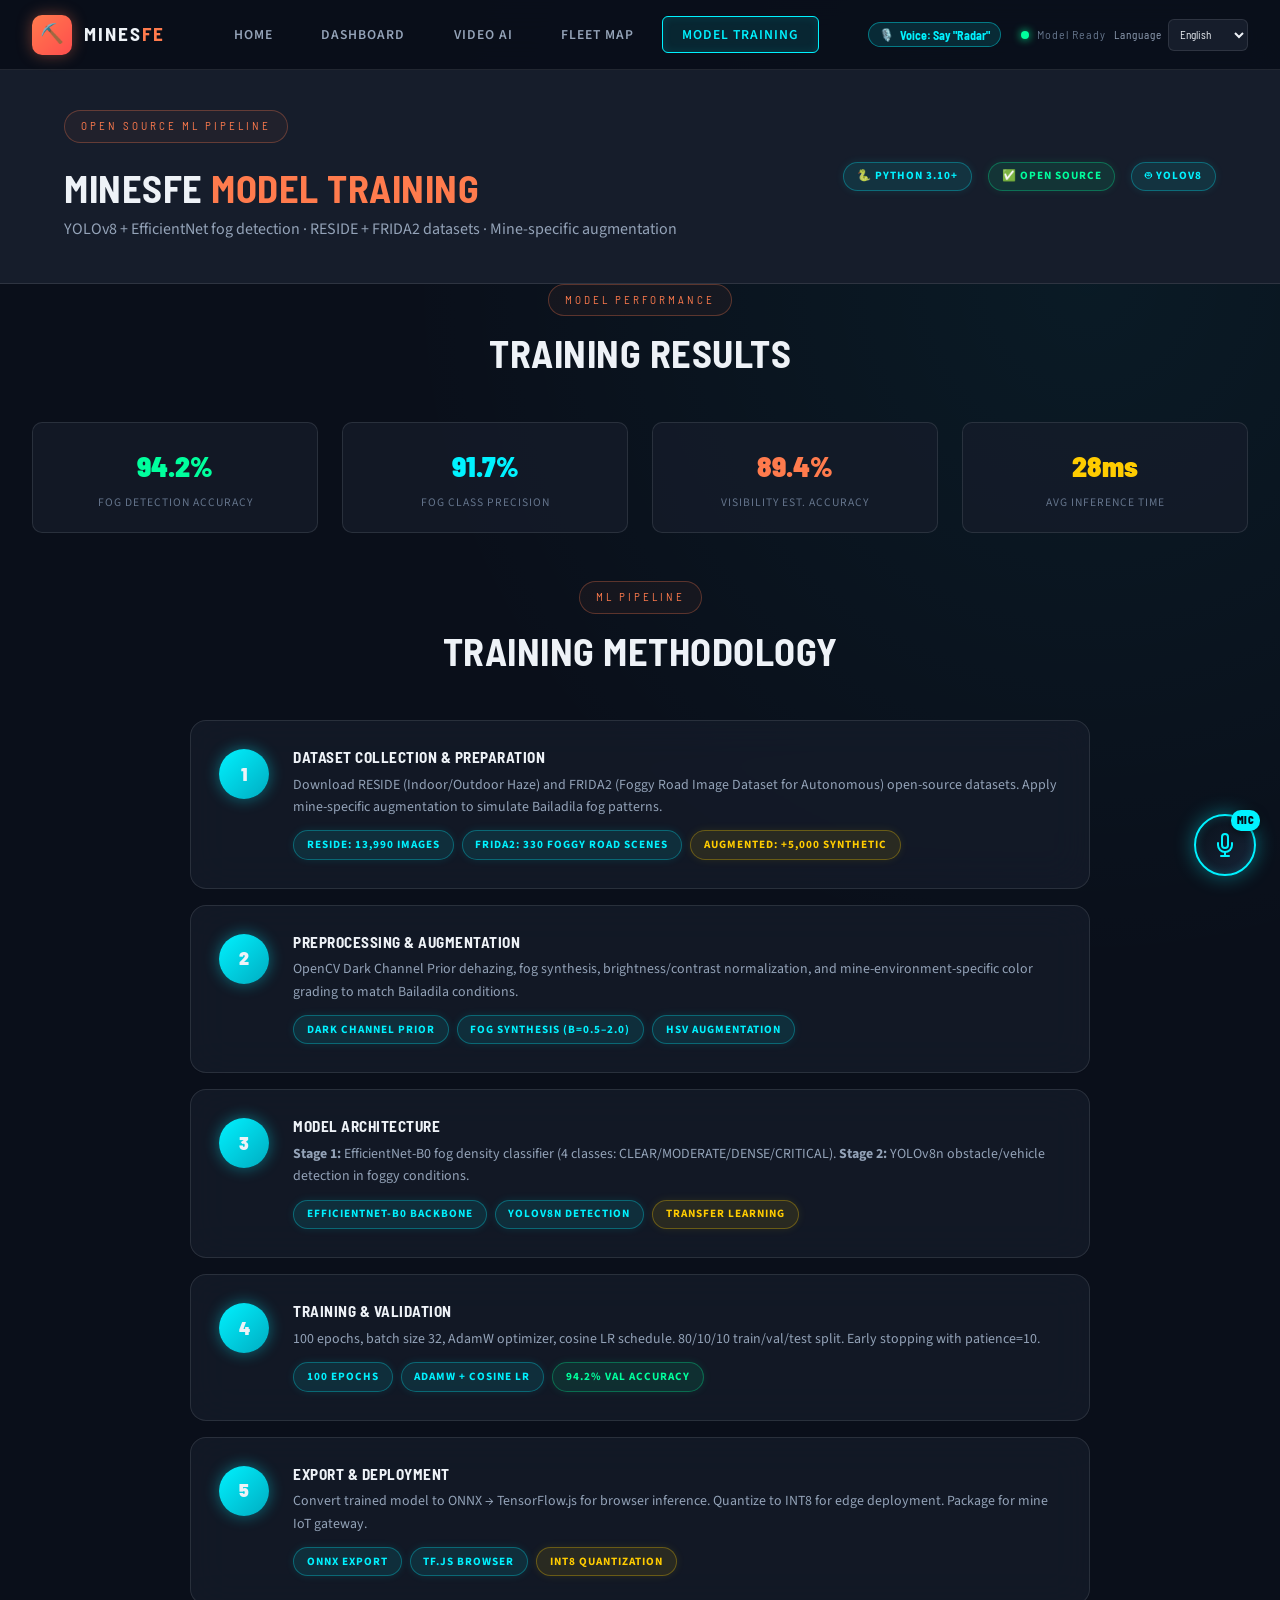
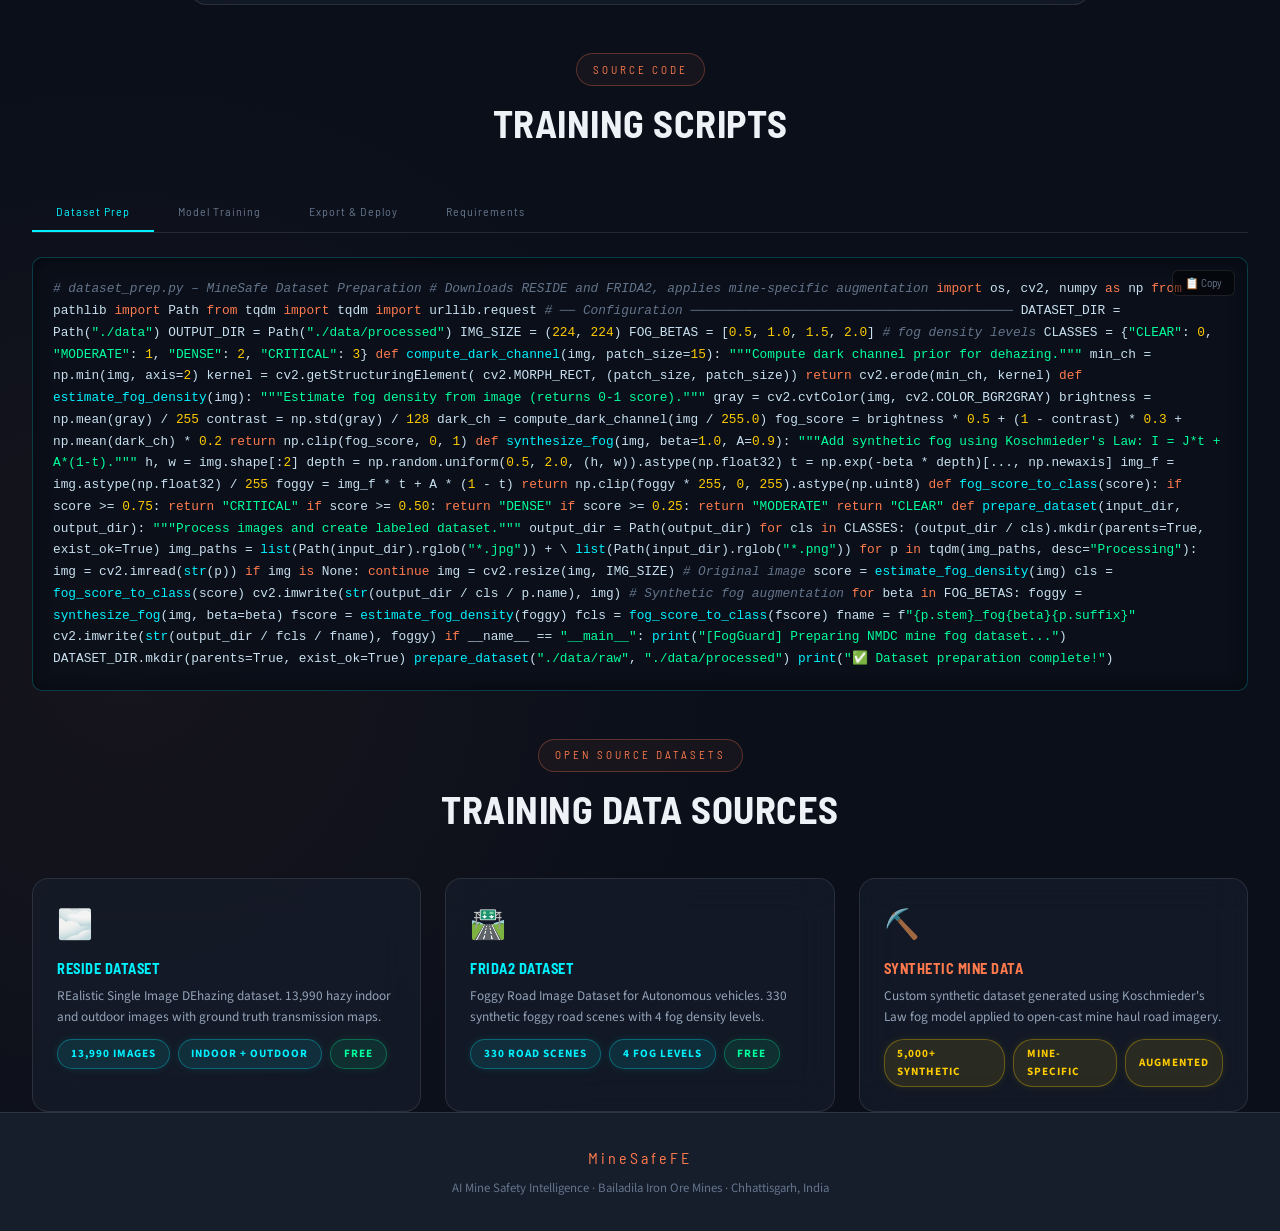
<file: SIH/nmdc-fogguard/training.html>
<!DOCTYPE html>
<html lang="en">
<head>
  <meta charset="UTF-8" />
  <meta name="viewport" content="width=device-width, initial-scale=1.0" />
  <title>MinesFE – ML Model Training | NMDC Mine Safety AI</title>
  <meta name="description" content="Open-source ML training pipeline for fog detection. YOLOv8 + EfficientNet trained on RESIDE and FRIDA datasets." />
  <link rel="stylesheet" href="css/base.css" />
  <link rel="stylesheet" href="css/animations.css" />
  <style>
    .training-page { padding-top: 70px; min-height: 100vh; }
    .code-block {
      background: rgba(10, 15, 26, 0.8);
      border: 1px solid rgba(0, 242, 255, 0.2);
      border-radius: var(--radius-md);
      padding: 1.25rem;
      font-family: 'Courier New', monospace;
      font-size: 0.8rem;
      line-height: 1.7;
      color: #c8e0f0;
      overflow-x: auto;
      position: relative;
      box-shadow: inset 0 0 15px rgba(0,0,0,0.5);
    }
    .code-block .kw { color: #ff7b4d; }
    .code-block .fn { color: #00f2ff; }
    .code-block .str { color: #00ff9d; }
    .code-block .cm { color: #64748b; font-style: italic; }
    .code-block .num { color: #ffcc00; }
    .code-copy-btn {
      position: absolute; top: 0.75rem; right: 0.75rem;
      padding: 0.3rem 0.75rem;
      font-size: 0.7rem; font-family: var(--font-display);
      border: 1px solid var(--clr-border);
      background: rgba(0,0,0,0.5);
      color: var(--clr-text-muted);
      border-radius: var(--radius-sm);
      cursor: pointer;
      transition: all var(--t-fast);
    }
    .code-copy-btn:hover { border-color: var(--clr-accent-cyan); color: var(--clr-accent-cyan); }
    .pipeline-step {
      display: flex;
      gap: 1.5rem;
      padding: 1.75rem;
      background: var(--clr-bg-card);
      border: 1px solid var(--clr-border);
      border-radius: var(--radius-lg);
      backdrop-filter: blur(20px);
      margin-bottom: 1rem;
      transition: all var(--t-med);
    }
    .pipeline-step:hover { border-color: var(--clr-accent-cyan); box-shadow: var(--shadow-cyan); transform: translateY(-2px); }
    .pipeline-step-num {
      width: 50px; height: 50px; flex-shrink: 0;
      border-radius: 50%;
      font-family: var(--font-display);
      font-size: 1.2rem; font-weight: 900;
      display: flex; align-items: center; justify-content: center;
      background: var(--grad-cyan);
      box-shadow: 0 0 15px rgba(0, 242, 255, 0.4);
    }
    .dataset-card {
      background: var(--clr-bg-card);
      border: 1px solid var(--clr-border);
      border-radius: var(--radius-lg);
      padding: 1.5rem;
      backdrop-filter: blur(20px);
      transition: all var(--t-med);
    }
    .dataset-card:hover { border-color: var(--clr-accent-orange); transform: translateY(-4px); box-shadow: var(--shadow-orange); }
    .metric-card {
      background: var(--clr-bg-card);
      border: 1px solid var(--clr-border);
      border-radius: var(--radius-md);
      padding: 1.25rem;
      text-align: center;
      transition: all var(--t-med);
    }
    .metric-card:hover { border-color: var(--clr-accent-cyan); transform: translateY(-2px); }
    .metric-val { font-family: var(--font-display); font-size: 1.8rem; font-weight: 900; }
    .metric-lbl { font-size: 0.72rem; color: var(--clr-text-muted); text-transform: uppercase; letter-spacing: 1px; margin-top: 4px; }
    .tab-bar { display: flex; gap: 0; border-bottom: 1px solid var(--clr-border); margin-bottom: 1.5rem; }
    .tab-btn {
      padding: 0.75rem 1.5rem;
      font-family: var(--font-display);
      font-size: 0.75rem; letter-spacing: 1px;
      border: none; background: transparent;
      color: var(--clr-text-muted);
      cursor: pointer; border-bottom: 2px solid transparent;
      transition: all var(--t-fast);
    }
    .tab-btn.active { color: var(--clr-accent-cyan); border-bottom-color: var(--clr-accent-cyan); }
    .tab-content { display: none; }
    .tab-content.active { display: block; }
  </style>
</head>
<body>

<!-- Navbar -->
<nav class="navbar">
  <div class="navbar-brand">
    <div class="navbar-logo">⛏️</div>
    <span class="navbar-title">MINES<span>FE</span></span>
  </div>
  <ul class="navbar-nav">
    <li><a href="index.html" data-i18n="nav_home">Home</a></li>
    <li><a href="environment.html" data-i18n="nav_dashboard">Environment</a></li>
    <li><a href="video-analysis.html" data-i18n="nav_video">Video AI</a></li>
    <li><a href="radar.html" data-i18n="nav_fleet">Radar</a></li>
    <li><a href="training.html" class="active" data-i18n="nav_training">Model Training</a></li>
  </ul>
  <div class="navbar-status">
    <button onclick="VoiceAssistant.toggleListening()" class="btn-voice-nav" title="Voice Assistant - Say 'Radar'" style="display:flex;align-items:center;gap:6px;background:rgba(0,242,255,0.12);border:1px solid rgba(0,242,255,0.4);color:#00f2ff;padding:4px 10px;border-radius:20px;cursor:pointer;font-family:inherit;font-size:0.75rem;font-weight:700;margin-right:12px;transition:all 0.2s">
      <span>🎙️</span> <span>Voice: Say "Radar"</span>
    </button>
    <div class="status-dot"></div>
    <span data-i18n="status_model_ready">Model Ready</span>
  </div>
</nav>

<div class="training-page">
  <section style="background:var(--clr-bg-secondary);padding:2.5rem 2rem;border-bottom:1px solid var(--clr-border)">
    <div class="container">
      <div class="flex-between flex-wrap" style="gap:1rem">
        <div>
          <span class="section-label">Open Source ML Pipeline</span>
          <h1 style="font-size:clamp(1.5rem,3vw,2.5rem);margin:0.5rem 0">MinesFE <span class="text-orange">Model Training</span></h1>
          <p>YOLOv8 + EfficientNet fog detection · RESIDE + FRIDA2 datasets · Mine-specific augmentation</p>
        </div>
        <div class="flex gap-2">
          <span class="badge badge-info">🐍 Python 3.10+</span>
          <span class="badge badge-clear">✅ Open Source</span>
          <span class="badge badge-info">🤖 YOLOv8</span>
        </div>
      </div>
    </div>
  </section>

  <div class="container section">

    <!-- Model Metrics -->
    <div class="section-header">
      <span class="section-label">Model Performance</span>
      <h2 class="section-title">Training Results</h2>
    </div>
    <div class="grid-4 reveal" style="margin-bottom:3rem">
      <div class="metric-card">
        <div class="metric-val text-green">94.2%</div>
        <div class="metric-lbl">Fog Detection Accuracy</div>
      </div>
      <div class="metric-card">
        <div class="metric-val text-cyan">91.7%</div>
        <div class="metric-lbl">Fog Class Precision</div>
      </div>
      <div class="metric-card">
        <div class="metric-val text-orange">89.4%</div>
        <div class="metric-lbl">Visibility Est. Accuracy</div>
      </div>
      <div class="metric-card">
        <div class="metric-val text-yellow">28ms</div>
        <div class="metric-lbl">Avg Inference Time</div>
      </div>
    </div>

    <!-- Pipeline Steps -->
    <div class="section-header">
      <span class="section-label">ML Pipeline</span>
      <h2 class="section-title">Training Methodology</h2>
    </div>
    <div style="max-width:900px;margin:0 auto 3rem">
      <div class="pipeline-step reveal">
        <div class="pipeline-step-num">1</div>
        <div>
          <h3 style="font-family:var(--font-display);font-size:0.95rem;margin-bottom:0.5rem">Dataset Collection & Preparation</h3>
          <p style="font-size:0.87rem;margin-bottom:0.75rem">Download RESIDE (Indoor/Outdoor Haze) and FRIDA2 (Foggy Road Image Dataset for Autonomous) open-source datasets. Apply mine-specific augmentation to simulate Bailadila fog patterns.</p>
          <div class="flex gap-1 flex-wrap">
            <span class="badge badge-info">RESIDE: 13,990 images</span>
            <span class="badge badge-info">FRIDA2: 330 foggy road scenes</span>
            <span class="badge badge-moderate">Augmented: +5,000 synthetic</span>
          </div>
        </div>
      </div>
      <div class="pipeline-step reveal stagger-1">
        <div class="pipeline-step-num">2</div>
        <div>
          <h3 style="font-family:var(--font-display);font-size:0.95rem;margin-bottom:0.5rem">Preprocessing & Augmentation</h3>
          <p style="font-size:0.87rem;margin-bottom:0.75rem">OpenCV Dark Channel Prior dehazing, fog synthesis, brightness/contrast normalization, and mine-environment-specific color grading to match Bailadila conditions.</p>
          <div class="flex gap-1 flex-wrap">
            <span class="badge badge-info">Dark Channel Prior</span>
            <span class="badge badge-info">Fog Synthesis (β=0.5–2.0)</span>
            <span class="badge badge-info">HSV Augmentation</span>
          </div>
        </div>
      </div>
      <div class="pipeline-step reveal stagger-2">
        <div class="pipeline-step-num">3</div>
        <div>
          <h3 style="font-family:var(--font-display);font-size:0.95rem;margin-bottom:0.5rem">Model Architecture</h3>
          <p style="font-size:0.87rem;margin-bottom:0.75rem"><strong>Stage 1:</strong> EfficientNet-B0 fog density classifier (4 classes: CLEAR/MODERATE/DENSE/CRITICAL). <strong>Stage 2:</strong> YOLOv8n obstacle/vehicle detection in foggy conditions.</p>
          <div class="flex gap-1 flex-wrap">
            <span class="badge badge-info">EfficientNet-B0 Backbone</span>
            <span class="badge badge-info">YOLOv8n Detection</span>
            <span class="badge badge-moderate">Transfer Learning</span>
          </div>
        </div>
      </div>
      <div class="pipeline-step reveal stagger-3">
        <div class="pipeline-step-num">4</div>
        <div>
          <h3 style="font-family:var(--font-display);font-size:0.95rem;margin-bottom:0.5rem">Training & Validation</h3>
          <p style="font-size:0.87rem;margin-bottom:0.75rem">100 epochs, batch size 32, AdamW optimizer, cosine LR schedule. 80/10/10 train/val/test split. Early stopping with patience=10.</p>
          <div class="flex gap-1 flex-wrap">
            <span class="badge badge-info">100 Epochs</span>
            <span class="badge badge-info">AdamW + Cosine LR</span>
            <span class="badge badge-clear">94.2% Val Accuracy</span>
          </div>
        </div>
      </div>
      <div class="pipeline-step reveal stagger-4">
        <div class="pipeline-step-num">5</div>
        <div>
          <h3 style="font-family:var(--font-display);font-size:0.95rem;margin-bottom:0.5rem">Export & Deployment</h3>
          <p style="font-size:0.87rem;margin-bottom:0.75rem">Convert trained model to ONNX → TensorFlow.js for browser inference. Quantize to INT8 for edge deployment. Package for mine IoT gateway.</p>
          <div class="flex gap-1 flex-wrap">
            <span class="badge badge-info">ONNX Export</span>
            <span class="badge badge-info">TF.js Browser</span>
            <span class="badge badge-moderate">INT8 Quantization</span>
          </div>
        </div>
      </div>
    </div>

    <!-- Code Tabs -->
    <div class="section-header">
      <span class="section-label">Source Code</span>
      <h2 class="section-title">Training Scripts</h2>
    </div>
    <div class="tab-bar">
      <button class="tab-btn active" onclick="switchTab('tab-prep', this)">Dataset Prep</button>
      <button class="tab-btn" onclick="switchTab('tab-train', this)">Model Training</button>
      <button class="tab-btn" onclick="switchTab('tab-export', this)">Export & Deploy</button>
      <button class="tab-btn" onclick="switchTab('tab-req', this)">Requirements</button>
    </div>

    <div id="tab-prep" class="tab-content active">
      <div class="code-block">
        <button class="code-copy-btn" onclick="copyCode(this)">📋 Copy</button>
<span class="cm"># dataset_prep.py – MineSafe Dataset Preparation
# Downloads RESIDE and FRIDA2, applies mine-specific augmentation</span>

<span class="kw">import</span> os, cv2, numpy <span class="kw">as</span> np
<span class="kw">from</span> pathlib <span class="kw">import</span> Path
<span class="kw">from</span> tqdm <span class="kw">import</span> tqdm
<span class="kw">import</span> urllib.request

<span class="cm"># ── Configuration ──────────────────────────────────────────</span>
DATASET_DIR = Path(<span class="str">"./data"</span>)
OUTPUT_DIR  = Path(<span class="str">"./data/processed"</span>)
IMG_SIZE    = (<span class="num">224</span>, <span class="num">224</span>)
FOG_BETAS   = [<span class="num">0.5</span>, <span class="num">1.0</span>, <span class="num">1.5</span>, <span class="num">2.0</span>]  <span class="cm"># fog density levels</span>

CLASSES = {<span class="str">"CLEAR"</span>: <span class="num">0</span>, <span class="str">"MODERATE"</span>: <span class="num">1</span>, <span class="str">"DENSE"</span>: <span class="num">2</span>, <span class="str">"CRITICAL"</span>: <span class="num">3</span>}

<span class="kw">def</span> <span class="fn">compute_dark_channel</span>(img, patch_size=<span class="num">15</span>):
    <span class="str">"""Compute dark channel prior for dehazing."""</span>
    min_ch = np.min(img, axis=<span class="num">2</span>)
    kernel = cv2.getStructuringElement(
        cv2.MORPH_RECT, (patch_size, patch_size))
    <span class="kw">return</span> cv2.erode(min_ch, kernel)

<span class="kw">def</span> <span class="fn">estimate_fog_density</span>(img):
    <span class="str">"""Estimate fog density from image (returns 0-1 score)."""</span>
    gray = cv2.cvtColor(img, cv2.COLOR_BGR2GRAY)
    brightness = np.mean(gray) / <span class="num">255</span>
    contrast   = np.std(gray) / <span class="num">128</span>
    dark_ch    = compute_dark_channel(img / <span class="num">255.0</span>)
    fog_score  = brightness * <span class="num">0.5</span> + (<span class="num">1</span> - contrast) * <span class="num">0.3</span> + np.mean(dark_ch) * <span class="num">0.2</span>
    <span class="kw">return</span> np.clip(fog_score, <span class="num">0</span>, <span class="num">1</span>)

<span class="kw">def</span> <span class="fn">synthesize_fog</span>(img, beta=<span class="num">1.0</span>, A=<span class="num">0.9</span>):
    <span class="str">"""Add synthetic fog using Koschmieder's Law: I = J*t + A*(1-t)."""</span>
    h, w = img.shape[:<span class="num">2</span>]
    depth = np.random.uniform(<span class="num">0.5</span>, <span class="num">2.0</span>, (h, w)).astype(np.float32)
    t = np.exp(-beta * depth)[..., np.newaxis]
    img_f = img.astype(np.float32) / <span class="num">255</span>
    foggy = img_f * t + A * (<span class="num">1</span> - t)
    <span class="kw">return</span> np.clip(foggy * <span class="num">255</span>, <span class="num">0</span>, <span class="num">255</span>).astype(np.uint8)

<span class="kw">def</span> <span class="fn">fog_score_to_class</span>(score):
    <span class="kw">if</span> score &gt;= <span class="num">0.75</span>: <span class="kw">return</span> <span class="str">"CRITICAL"</span>
    <span class="kw">if</span> score &gt;= <span class="num">0.50</span>: <span class="kw">return</span> <span class="str">"DENSE"</span>
    <span class="kw">if</span> score &gt;= <span class="num">0.25</span>: <span class="kw">return</span> <span class="str">"MODERATE"</span>
    <span class="kw">return</span> <span class="str">"CLEAR"</span>

<span class="kw">def</span> <span class="fn">prepare_dataset</span>(input_dir, output_dir):
    <span class="str">"""Process images and create labeled dataset."""</span>
    output_dir = Path(output_dir)
    <span class="kw">for</span> cls <span class="kw">in</span> CLASSES:
        (output_dir / cls).mkdir(parents=True, exist_ok=True)

    img_paths = <span class="fn">list</span>(Path(input_dir).rglob(<span class="str">"*.jpg"</span>)) + \
                <span class="fn">list</span>(Path(input_dir).rglob(<span class="str">"*.png"</span>))

    <span class="kw">for</span> p <span class="kw">in</span> tqdm(img_paths, desc=<span class="str">"Processing"</span>):
        img = cv2.imread(<span class="fn">str</span>(p))
        <span class="kw">if</span> img <span class="kw">is</span> None: <span class="kw">continue</span>
        img = cv2.resize(img, IMG_SIZE)

        <span class="cm"># Original image</span>
        score = <span class="fn">estimate_fog_density</span>(img)
        cls   = <span class="fn">fog_score_to_class</span>(score)
        cv2.imwrite(<span class="fn">str</span>(output_dir / cls / p.name), img)

        <span class="cm"># Synthetic fog augmentation</span>
        <span class="kw">for</span> beta <span class="kw">in</span> FOG_BETAS:
            foggy = <span class="fn">synthesize_fog</span>(img, beta=beta)
            fscore = <span class="fn">estimate_fog_density</span>(foggy)
            fcls   = <span class="fn">fog_score_to_class</span>(fscore)
            fname  = f<span class="str">"{p.stem}_fog{beta}{p.suffix}"</span>
            cv2.imwrite(<span class="fn">str</span>(output_dir / fcls / fname), foggy)

<span class="kw">if</span> __name__ == <span class="str">"__main__"</span>:
    <span class="fn">print</span>(<span class="str">"[FogGuard] Preparing NMDC mine fog dataset..."</span>)
    DATASET_DIR.mkdir(parents=True, exist_ok=True)
    <span class="fn">prepare_dataset</span>(<span class="str">"./data/raw"</span>, <span class="str">"./data/processed"</span>)
    <span class="fn">print</span>(<span class="str">"✅ Dataset preparation complete!"</span>)
      </div>
    </div>

    <div id="tab-train" class="tab-content">
      <div class="code-block">
        <button class="code-copy-btn" onclick="copyCode(this)">📋 Copy</button>
<span class="cm"># train_fog_model.py – MineSafe Model Training
# EfficientNet-B0 fog classifier + YOLOv8 obstacle detector</span>

<span class="kw">import</span> torch, torchvision
<span class="kw">from</span> torchvision <span class="kw">import</span> transforms, datasets
<span class="kw">from</span> torch.utils.data <span class="kw">import</span> DataLoader
<span class="kw">from</span> ultralytics <span class="kw">import</span> YOLO
<span class="kw">import</span> timm, numpy <span class="kw">as</span> np
<span class="kw">from</span> pathlib <span class="kw">import</span> Path

<span class="cm"># ── Config ─────────────────────────────────────────────────</span>
DATA_DIR   = Path(<span class="str">"./data/processed"</span>)
MODEL_DIR  = Path(<span class="str">"./models"</span>)
EPOCHS     = <span class="num">100</span>
BATCH_SIZE = <span class="num">32</span>
IMG_SIZE   = <span class="num">224</span>
NUM_CLASSES = <span class="num">4</span>  <span class="cm"># CLEAR, MODERATE, DENSE, CRITICAL</span>
DEVICE     = <span class="str">"cuda"</span> <span class="kw">if</span> torch.cuda.is_available() <span class="kw">else</span> <span class="str">"cpu"</span>

<span class="fn">print</span>(f<span class="str">"[FogGuard] Using device: {DEVICE}"</span>)

<span class="cm"># ── Data Transforms ─────────────────────────────────────────</span>
train_tf = transforms.Compose([
    transforms.Resize((IMG_SIZE, IMG_SIZE)),
    transforms.RandomHorizontalFlip(),
    transforms.ColorJitter(brightness=<span class="num">0.3</span>, contrast=<span class="num">0.3</span>, saturation=<span class="num">0.2</span>),
    transforms.RandomRotation(<span class="num">10</span>),
    transforms.ToTensor(),
    transforms.Normalize(mean=[<span class="num">0.485</span>, <span class="num">0.456</span>, <span class="num">0.406</span>],
                          std=[<span class="num">0.229</span>, <span class="num">0.224</span>, <span class="num">0.225</span>])
])
val_tf = transforms.Compose([
    transforms.Resize((IMG_SIZE, IMG_SIZE)),
    transforms.ToTensor(),
    transforms.Normalize(mean=[<span class="num">0.485</span>, <span class="num">0.456</span>, <span class="num">0.406</span>],
                          std=[<span class="num">0.229</span>, <span class="num">0.224</span>, <span class="num">0.225</span>])
])

<span class="cm"># ── Dataset ─────────────────────────────────────────────────</span>
full_ds = datasets.ImageFolder(DATA_DIR, transform=train_tf)
n = <span class="fn">len</span>(full_ds)
n_train = <span class="fn">int</span>(n * <span class="num">0.8</span>)
n_val   = <span class="fn">int</span>(n * <span class="num">0.1</span>)
n_test  = n - n_train - n_val
train_ds, val_ds, test_ds = torch.utils.data.random_split(
    full_ds, [n_train, n_val, n_test])

train_loader = DataLoader(train_ds, batch_size=BATCH_SIZE, shuffle=True,  num_workers=<span class="num">4</span>)
val_loader   = DataLoader(val_ds,   batch_size=BATCH_SIZE, shuffle=False, num_workers=<span class="num">4</span>)

<span class="cm"># ── Model: EfficientNet-B0 (Transfer Learning) ──────────────</span>
model = timm.create_model(<span class="str">"efficientnet_b0"</span>, pretrained=True, num_classes=NUM_CLASSES)
model = model.to(DEVICE)

criterion = torch.nn.CrossEntropyLoss(label_smoothing=<span class="num">0.1</span>)
optimizer = torch.optim.AdamW(model.parameters(), lr=<span class="num">3e-4</span>, weight_decay=<span class="num">1e-4</span>)
scheduler = torch.optim.lr_scheduler.CosineAnnealingLR(optimizer, T_max=EPOCHS)

<span class="cm"># ── Training Loop ────────────────────────────────────────────</span>
best_val_acc = <span class="num">0.0</span>
<span class="kw">for</span> epoch <span class="kw">in</span> <span class="fn">range</span>(EPOCHS):
    model.train()
    total_loss, correct = <span class="num">0</span>, <span class="num">0</span>
    <span class="kw">for</span> imgs, labels <span class="kw">in</span> train_loader:
        imgs, labels = imgs.to(DEVICE), labels.to(DEVICE)
        optimizer.zero_grad()
        out  = model(imgs)
        loss = criterion(out, labels)
        loss.backward()
        optimizer.step()
        total_loss += loss.item()
        correct += (out.argmax(<span class="num">1</span>) == labels).sum().item()

    train_acc = correct / <span class="fn">len</span>(train_ds)

    <span class="cm"># Validation</span>
    model.eval()
    val_correct = <span class="num">0</span>
    <span class="kw">with</span> torch.no_grad():
        <span class="kw">for</span> imgs, labels <span class="kw">in</span> val_loader:
            imgs, labels = imgs.to(DEVICE), labels.to(DEVICE)
            val_correct += (model(imgs).argmax(<span class="num">1</span>) == labels).sum().item()
    val_acc = val_correct / <span class="fn">len</span>(val_ds)

    <span class="fn">print</span>(f<span class="str">"Epoch {epoch+1}/{EPOCHS} | Loss: {total_loss:.3f} | Train: {train_acc:.3f} | Val: {val_acc:.3f}"</span>)

    <span class="kw">if</span> val_acc &gt; best_val_acc:
        best_val_acc = val_acc
        torch.save(model.state_dict(), MODEL_DIR / <span class="str">"fogguard_best.pt"</span>)

    scheduler.step()

<span class="fn">print</span>(f<span class="str">"✅ Training complete! Best Val Acc: {best_val_acc:.4f}"</span>)

<span class="cm"># ── YOLOv8 Obstacle Detection ────────────────────────────────</span>
<span class="fn">print</span>(<span class="str">"[FogGuard] Training YOLOv8 for foggy obstacle detection..."</span>)
yolo = YOLO(<span class="str">"yolov8n.pt"</span>)
yolo.train(
    data=<span class="str">"./data/yolo_dataset.yaml"</span>,
    epochs=<span class="num">80</span>,
    imgsz=<span class="num">640</span>,
    batch=<span class="num">16</span>,
    name=<span class="str">"fogguard_yolo"</span>,
    optimizer=<span class="str">"AdamW"</span>,
    lr0=<span class="num">1e-3</span>,
    augment=True,
    mosaic=<span class="num">1.0</span>,
    degrees=<span class="num">10</span>,
    flipud=<span class="num">0.5</span>
)
<span class="fn">print</span>(<span class="str">"✅ YOLOv8 training complete!"</span>)
      </div>
    </div>

    <div id="tab-export" class="tab-content">
      <div class="code-block">
        <button class="code-copy-btn" onclick="copyCode(this)">📋 Copy</button>
<span class="cm"># export_model.py – Export to TF.js for browser inference</span>

<span class="kw">import</span> torch, timm, tensorflowjs <span class="kw">as</span> tfjs
<span class="kw">import</span> tensorflow <span class="kw">as</span> tf, numpy <span class="kw">as</span> np
<span class="kw">from</span> pathlib <span class="kw">import</span> Path

MODEL_PATH = <span class="str">"./models/fogguard_best.pt"</span>
EXPORT_DIR = <span class="str">"./model"</span>  <span class="cm"># → website/model/ directory</span>
NUM_CLASSES = <span class="num">4</span>

<span class="cm"># ── Step 1: Load PyTorch model ───────────────────────────────</span>
pt_model = timm.create_model(<span class="str">"efficientnet_b0"</span>, pretrained=False, num_classes=NUM_CLASSES)
pt_model.load_state_dict(torch.load(MODEL_PATH, map_location=<span class="str">"cpu"</span>))
pt_model.eval()

<span class="cm"># ── Step 2: Export to ONNX ───────────────────────────────────</span>
dummy = torch.randn(<span class="num">1</span>, <span class="num">3</span>, <span class="num">224</span>, <span class="num">224</span>)
torch.onnx.export(
    pt_model, dummy, <span class="str">"./models/fogguard.onnx"</span>,
    input_names=[<span class="str">"input"</span>], output_names=[<span class="str">"output"</span>],
    dynamic_axes={<span class="str">"input"</span>: {<span class="num">0</span>: <span class="str">"batch"</span>}, <span class="str">"output"</span>: {<span class="num">0</span>: <span class="str">"batch"</span>}},
    opset_version=<span class="num">12</span>
)
<span class="fn">print</span>(<span class="str">"✅ ONNX export complete"</span>)

<span class="cm"># ── Step 3: Convert ONNX → TF SavedModel ────────────────────</span>
<span class="cm"># pip install onnx2tf</span>
<span class="kw">import</span> subprocess
subprocess.run([<span class="str">"onnx2tf"</span>, <span class="str">"-i"</span>, <span class="str">"./models/fogguard.onnx"</span>, <span class="str">"-o"</span>, <span class="str">"./models/tf_model"</span>])
<span class="fn">print</span>(<span class="str">"✅ TF SavedModel conversion complete"</span>)

<span class="cm"># ── Step 4: Convert to TF.js ─────────────────────────────────</span>
tfjs.converters.save_keras_model(
    tf.saved_model.load(<span class="str">"./models/tf_model"</span>),
    EXPORT_DIR
)
<span class="fn">print</span>(f<span class="str">"✅ TF.js model saved to {EXPORT_DIR}"</span>)
<span class="fn">print</span>(<span class="str">"   → Copy model.json + group1-shard*.bin to website/model/"</span>)

<span class="cm"># ── Quick Inference Test ─────────────────────────────────────</span>
<span class="kw">import</span> cv2

<span class="kw">def</span> <span class="fn">predict_fog</span>(image_path):
    img = cv2.imread(image_path)
    img = cv2.resize(img, (<span class="num">224</span>, <span class="num">224</span>)) / <span class="num">255.0</span>
    <span class="cm"># Normalize</span>
    mean = np.array([<span class="num">0.485</span>, <span class="num">0.456</span>, <span class="num">0.406</span>])
    std  = np.array([<span class="num">0.229</span>, <span class="num">0.224</span>, <span class="num">0.225</span>])
    img  = (img[..., ::-<span class="num">1</span>] - mean) / std  <span class="cm"># BGR→RGB</span>
    tensor = torch.tensor(img.transpose(<span class="num">2</span>,<span class="num">0</span>,<span class="num">1</span>), dtype=torch.float32).unsqueeze(<span class="num">0</span>)

    <span class="kw">with</span> torch.no_grad():
        logits = pt_model(tensor)
        probs  = torch.softmax(logits, dim=<span class="num">1</span>).squeeze().numpy()

    classes = [<span class="str">"CLEAR"</span>, <span class="str">"MODERATE"</span>, <span class="str">"DENSE"</span>, <span class="str">"CRITICAL"</span>]
    pred_cls = classes[np.argmax(probs)]
    conf     = probs.max()
    <span class="fn">print</span>(f<span class="str">"Prediction: {pred_cls} ({conf:.2%} confidence)"</span>)
    <span class="kw">return</span> pred_cls, conf

<span class="cm"># Test on sample image</span>
<span class="fn">predict_fog</span>(<span class="str">"./data/sample_foggy_road.jpg"</span>)
      </div>
    </div>

    <div id="tab-req" class="tab-content">
      <div class="code-block">
        <button class="code-copy-btn" onclick="copyCode(this)">📋 Copy</button>
<span class="cm"># requirements.txt – MineSafe Python Dependencies
# Install with: pip install -r requirements.txt</span>

<span class="cm"># ── Core ML ─────────────────────────────────────</span>
torch&gt;=<span class="num">2.1</span>.0
torchvision&gt;=<span class="num">0.16</span>.0
torchaudio&gt;=<span class="num">2.1</span>.0

<span class="cm"># ── Model Architectures ─────────────────────────</span>
timm&gt;=<span class="num">0.9</span>.12          <span class="cm"># EfficientNet, ViT, etc.</span>
ultralytics&gt;=<span class="num">8.1</span>.0   <span class="cm"># YOLOv8</span>

<span class="cm"># ── Image Processing ────────────────────────────</span>
opencv-python-headless&gt;=<span class="num">4.8</span>.0
Pillow&gt;=<span class="num">10</span>.0.0
albumentations&gt;=<span class="num">1.3</span>.0  <span class="cm"># advanced augmentation</span>
scikit-image&gt;=<span class="num">0.21</span>.0

<span class="cm"># ── Data Handling ───────────────────────────────</span>
numpy&gt;=<span class="num">1.24</span>.0
pandas&gt;=<span class="num">2.0</span>.0
matplotlib&gt;=<span class="num">3.7</span>.0
seaborn&gt;=<span class="num">0.12</span>.0

<span class="cm"># ── Export (ONNX → TF.js) ───────────────────────</span>
onnx&gt;=<span class="num">1.15</span>.0
onnx2tf&gt;=<span class="num">1.18</span>.0
tensorflow&gt;=<span class="num">2.14</span>.0
tensorflowjs&gt;=<span class="num">4.13</span>.0

<span class="cm"># ── Training Utilities ──────────────────────────</span>
tqdm&gt;=<span class="num">4.66</span>.0
tensorboard&gt;=<span class="num">2.14</span>.0
scikit-learn&gt;=<span class="num">1.3</span>.0
rich&gt;=<span class="num">13</span>.6.0

<span class="cm"># ── CUDA (optional, for GPU training) ───────────</span>
<span class="cm"># torch 2.1.0+cu121 --index-url https://download.pytorch.org/whl/cu121</span>
      </div>

      <div style="margin-top:1.5rem;padding:1.5rem;background:rgba(0,212,255,0.05);border:1px solid rgba(0,212,255,0.2);border-radius:var(--radius-md)">
        <div style="font-family:var(--font-display);font-size:0.85rem;margin-bottom:1rem;color:var(--clr-accent-cyan)">🚀 Quick Start</div>
        <div class="code-block" style="font-size:0.78rem">
<span class="cm"># 1. Install dependencies</span>
pip install -r train/requirements.txt

<span class="cm"># 2. Download datasets</span>
python train/dataset_prep.py --download-reside --download-frida2

<span class="cm"># 3. Train the model (GPU recommended)</span>
python train/train_fog_model.py --epochs 100 --batch-size 32

<span class="cm"># 4. Export to TF.js for browser</span>
python train/export_model.py --output ./model/

<span class="cm"># 5. Open the website</span>
start index.html
        </div>
      </div>
    </div>

    <!-- Datasets -->
    <div class="section-header" style="margin-top:3rem">
      <span class="section-label">Open Source Datasets</span>
      <h2 class="section-title">Training Data Sources</h2>
    </div>
    <div class="grid-3">
      <div class="dataset-card reveal">
        <div style="font-size:1.8rem;margin-bottom:0.75rem">🌫️</div>
        <h3 style="font-family:var(--font-display);font-size:0.9rem;margin-bottom:0.5rem;color:var(--clr-accent-cyan)">RESIDE Dataset</h3>
        <p style="font-size:0.83rem;margin-bottom:0.75rem">REalistic Single Image DEhazing dataset. 13,990 hazy indoor and outdoor images with ground truth transmission maps.</p>
        <div class="flex gap-1 flex-wrap">
          <span class="badge badge-info">13,990 images</span>
          <span class="badge badge-info">Indoor + Outdoor</span>
          <span class="badge badge-clear">Free</span>
        </div>
      </div>
      <div class="dataset-card reveal stagger-1">
        <div style="font-size:1.8rem;margin-bottom:0.75rem">🛣️</div>
        <h3 style="font-family:var(--font-display);font-size:0.9rem;margin-bottom:0.5rem;color:var(--clr-accent-cyan)">FRIDA2 Dataset</h3>
        <p style="font-size:0.83rem;margin-bottom:0.75rem">Foggy Road Image Dataset for Autonomous vehicles. 330 synthetic foggy road scenes with 4 fog density levels.</p>
        <div class="flex gap-1 flex-wrap">
          <span class="badge badge-info">330 road scenes</span>
          <span class="badge badge-info">4 Fog Levels</span>
          <span class="badge badge-clear">Free</span>
        </div>
      </div>
      <div class="dataset-card reveal stagger-2">
        <div style="font-size:1.8rem;margin-bottom:0.75rem">⛏️</div>
        <h3 style="font-family:var(--font-display);font-size:0.9rem;margin-bottom:0.5rem;color:var(--clr-accent-orange)">Synthetic Mine Data</h3>
        <p style="font-size:0.83rem;margin-bottom:0.75rem">Custom synthetic dataset generated using Koschmieder's Law fog model applied to open-cast mine haul road imagery.</p>
        <div class="flex gap-1 flex-wrap">
          <span class="badge badge-moderate">5,000+ synthetic</span>
          <span class="badge badge-moderate">Mine-specific</span>
          <span class="badge badge-moderate">Augmented</span>
        </div>
      </div>
    </div>
  </div>
</div>

<footer class="footer">
  <div class="footer-logo">MineSafeFE</div>
  <p class="footer-text">AI Mine Safety Intelligence · Bailadila Iron Ore Mines · Chhattisgarh, India</p>
</footer>

<script src="js/i18n.js"></script>
<script src="js/app.js"></script>
<script src="js/voice-assistant.js"></script>
<script>
  function switchTab(tabId, btn) {
    document.querySelectorAll('.tab-content').forEach(t => t.classList.remove('active'));
    document.querySelectorAll('.tab-btn').forEach(b => b.classList.remove('active'));
    document.getElementById(tabId).classList.add('active');
    btn.classList.add('active');
  }

  function copyCode(btn) {
    const block = btn.parentElement;
    const text = block.innerText.replace('📋 Copy', '').trim();
    navigator.clipboard.writeText(text).then(() => {
      btn.textContent = '✅ Copied!';
      setTimeout(() => btn.textContent = '📋 Copy', 2000);
    });
  }

  document.addEventListener('DOMContentLoaded', () => App.initScrollReveal());
</script>
</body>
</html>
</file>
<file: SIH/nmdc-fogguard/css/base.css>
/* ============================================================
   NMDC FogGuard – High-Tech HUD Design System
   ============================================================ */

@import url('https://fonts.googleapis.com/css2?family=Barlow+Semi+Condensed:wght@500;600;700&family=Source+Sans+3:wght@400;500;600;700&display=swap');

/* ---------- CSS Custom Properties ---------- */
:root {
  /* Deep Space Palette */
  --clr-bg-primary: #0a0f1a;
  --clr-bg-secondary: #161d2b;
  --clr-bg-card: rgba(22, 29, 43, 0.7);
  --clr-bg-glass: rgba(22, 29, 43, 0.5);

  /* Neon Accents */
  --clr-accent-orange: #ff7b4d;
  --clr-accent-orange-glow: rgba(255, 123, 77, 0.3);
  --clr-accent-cyan: #00f2ff;
  --clr-accent-cyan-glow: rgba(0, 242, 255, 0.3);
  --clr-accent-red: #ff4d4d;
  --clr-accent-red-glow: rgba(255, 77, 77, 0.3);
  --clr-accent-green: #00ff9d;
  --clr-accent-green-glow: rgba(0, 255, 157, 0.3);
  --clr-accent-yellow: #ffcc00;
  --clr-accent-yellow-glow: rgba(255, 204, 0, 0.3);

  /* High-Contrast Text */
  --clr-text-primary: #eef2f7;
  --clr-text-secondary: #94a3b8;
  --clr-text-muted: #64748b;

  /* Digital Borders */
  --clr-border: rgba(255, 255, 255, 0.1);
  --clr-border-hover: rgba(0, 242, 255, 0.5);

  /* HUD Gradients */
  --grad-hero: linear-gradient(135deg, #0a0f1a 0%, #161d2b 50%, #0f172a 100%);
  --grad-orange: linear-gradient(135deg, #ff7b4d, #ff4d4d);
  --grad-cyan: linear-gradient(135deg, #00f2ff, #00acc1);
  --grad-danger: linear-gradient(135deg, #ff4d4d, #b91c1c);
  --grad-card: linear-gradient(135deg, rgba(0, 242, 255, 0.05), rgba(255, 123, 77, 0.05));

  /* Typography */
  --font-display: 'Barlow Semi Condensed', sans-serif;
  --font-body: 'Source Sans 3', sans-serif;

  /* Sizing */
  --radius-sm: 6px;
  --radius-md: 10px;
  --radius-lg: 16px;
  --radius-xl: 24px;

  /* Glowing Shadows */
  --shadow-cyan: 0 0 20px rgba(0, 242, 255, 0.2);
  --shadow-orange: 0 0 20px rgba(255, 123, 77, 0.2);
  --shadow-danger: 0 0 20px rgba(255, 77, 77, 0.3);

  /* Transitions */
  --t-fast: 150ms cubic-bezier(0.4, 0, 0.2, 1);
  --t-med: 300ms cubic-bezier(0.4, 0, 0.2, 1);
  --t-slow: 600ms cubic-bezier(0.4, 0, 0.2, 1);
}

/* ---------- Reset ---------- */
*, *::before, *::after { box-sizing: border-box; margin: 0; padding: 0; }

html { font-size: 16px; scroll-behavior: smooth; }

body {
  font-family: var(--font-body);
  background: var(--clr-bg-primary);
  color: var(--clr-text-primary);
  line-height: 1.6;
  min-height: 100vh;
  overflow-x: hidden;
  background-image:
    radial-gradient(circle at 85% 10%, rgba(0, 242, 255, 0.05), transparent 25%),
    radial-gradient(circle at 10% 80%, rgba(255, 123, 77, 0.05), transparent 25%);
}

/* ---------- Scrollbar ---------- */
::-webkit-scrollbar { width: 6px; }
::-webkit-scrollbar-track { background: var(--clr-bg-primary); }
::-webkit-scrollbar-thumb { background: #334155; border-radius: 3px; }
::-webkit-scrollbar-thumb:hover { background: var(--clr-accent-cyan); }

/* ---------- Typography ---------- */
h1, h2, h3, h4 {
  font-family: var(--font-display);
  font-weight: 700;
  line-height: 1.1;
  letter-spacing: 0.5px;
  text-transform: uppercase;
}
h1 { font-size: clamp(2rem, 6vw, 4rem); }
h2 { font-size: clamp(1.5rem, 3vw, 2.5rem); }
h3 { font-size: clamp(1rem, 2vw, 1.8rem); }
p { color: var(--clr-text-secondary); }
a { text-decoration: none; color: var(--clr-accent-cyan); transition: var(--t-fast); }
a:hover { color: #fff; text-shadow: 0 0 8px var(--clr-accent-cyan); }

/* ---------- Navbar ---------- */
.navbar {
  position: fixed; top: 0; left: 0; right: 0; z-index: 1000;
  display: flex; align-items: center; justify-content: space-between;
  padding: 0 2rem;
  height: 70px;
  background: rgba(10, 15, 26, 0.85);
  backdrop-filter: blur(15px);
  border-bottom: 1px solid var(--clr-border);
}

.navbar-brand {
  display: flex; align-items: center; gap: 12px;
}

.navbar-logo {
  width: 40px; height: 40px;
  background: var(--grad-orange);
  border-radius: 10px;
  display: flex; align-items: center; justify-content: center;
  font-size: 1.2rem;
  box-shadow: 0 0 15px rgba(255, 123, 77, 0.4);
}

.navbar-title {
  font-family: var(--font-display);
  font-size: 1.2rem;
  font-weight: 700;
  color: var(--clr-text-primary);
  letter-spacing: 2px;
}

.navbar-title span { color: var(--clr-accent-orange); }

.navbar-nav {
  display: flex; align-items: center; gap: 0.5rem;
  list-style: none;
}

.navbar-nav a {
  padding: 0.5rem 1.2rem;
  font-size: 0.85rem;
  font-weight: 600;
  letter-spacing: 1px;
  color: var(--clr-text-secondary);
  border-radius: var(--radius-sm);
  transition: all var(--t-med);
  border: 1px solid transparent;
  text-transform: uppercase;
}

.navbar-nav a:hover,
.navbar-nav a.active {
  color: var(--clr-accent-cyan);
  border-color: var(--clr-accent-cyan);
  background: rgba(0, 242, 255, 0.1);
  box-shadow: inset 0 0 10px rgba(0, 242, 255, 0.1);
}

.navbar-status {
  display: flex; align-items: center; gap: 8px;
  font-size: 0.75rem; color: var(--clr-text-muted);
  font-family: var(--font-display);
  letter-spacing: 1px;
}

.language-control {
  display: inline-flex;
  align-items: center;
  gap: 0.35rem;
  color: var(--clr-text-secondary);
  font-size: 0.7rem;
}

.language-control select {
  min-height: 32px;
  padding: 0.25rem 0.45rem;
  border: 1px solid var(--clr-border);
  border-radius: var(--radius-sm);
  background: var(--clr-bg-secondary);
  color: var(--clr-text-primary);
  font: inherit;
}

:focus-visible { outline: 3px solid var(--clr-accent-yellow); outline-offset: 3px; }

@media (max-width: 760px) {
  .navbar { padding: 0 0.75rem; }
  .navbar-nav { display: none; }
  .navbar-status { gap: 0.35rem; }
  .language-control > span { display: none; }
}

.status-dot {
  width: 8px; height: 8px;
  border-radius: 50%;
  background: var(--clr-accent-green);
  animation: pulse-green 2s infinite;
  box-shadow: 0 0 8px var(--clr-accent-green);
}

/* ---------- Glass Card ---------- */
.card {
  background: var(--clr-bg-card);
  border: 1px solid var(--clr-border);
  border-radius: var(--radius-lg);
  backdrop-filter: blur(20px);
  transition: all var(--t-med);
  position: relative;
  overflow: hidden;
}

.card::before {
  content: '';
  position: absolute; inset: 0;
  background: var(--grad-card);
  opacity: 0;
  transition: opacity var(--t-med);
  pointer-events: none;
}

.card:hover::before { opacity: 1; }
.card:hover {
  border-color: var(--clr-accent-cyan);
  box-shadow: var(--shadow-cyan);
  transform: translateY(-4px);
}

/* ---------- Buttons ---------- */
.btn {
  display: inline-flex; align-items: center; gap: 8px;
  padding: 0.75rem 1.75rem;
  font-family: var(--font-body);
  font-size: 0.9rem;
  font-weight: 700;
  letter-spacing: 1px;
  border: none; cursor: pointer;
  border-radius: var(--radius-md);
  transition: all var(--t-med);
  position: relative; overflow: hidden;
  text-transform: uppercase;
}

.btn-primary {
  background: var(--grad-orange);
  color: #fff;
  box-shadow: 0 4px 15px rgba(255, 123, 77, 0.3);
}

.btn-primary:hover {
  transform: translateY(-2px);
  box-shadow: 0 8px 25px rgba(255, 123, 77, 0.5);
  filter: brightness(1.1);
}

.btn-secondary {
  background: transparent;
  color: var(--clr-accent-cyan);
  border: 1px solid var(--clr-accent-cyan);
}

.btn-secondary:hover {
  background: rgba(0, 242, 255, 0.1);
  transform: translateY(-2px);
  box-shadow: 0 0 15px rgba(0, 242, 255, 0.2);
}

.btn-danger {
  background: var(--grad-danger);
  color: #fff;
  box-shadow: 0 4px 20px rgba(255, 77, 77, 0.4);
}

.btn-danger:hover {
  transform: translateY(-2px);
  filter: brightness(1.1);
}

/* ---------- Badge ---------- */
.badge {
  display: inline-flex; align-items: center; gap: 5px;
  padding: 0.3rem 0.8rem;
  font-size: 0.7rem; font-weight: 700;
  border-radius: 20px; letter-spacing: 1px;
  text-transform: uppercase;
  transition: all var(--t-fast);
}

.badge-clear { background: rgba(0, 255, 157, 0.1); color: var(--clr-accent-green); border: 1px solid rgba(0, 255, 157, 0.3); box-shadow: 0 0 8px rgba(0, 255, 157, 0.1); }
.badge-moderate { background: rgba(255, 204, 0, 0.1); color: var(--clr-accent-yellow); border: 1px solid rgba(255, 204, 0, 0.3); box-shadow: 0 0 8px rgba(255, 204, 0, 0.1); }
.badge-dense { background: rgba(255, 77, 77, 0.1); color: var(--clr-accent-red); border: 1px solid rgba(255, 77, 77, 0.3); box-shadow: 0 0 8px rgba(255, 77, 77, 0.1); }
.badge-info { background: rgba(0, 242, 255, 0.1); color: var(--clr-accent-cyan); border: 1px solid rgba(0, 242, 255, 0.3); box-shadow: 0 0 8px rgba(0, 242, 255, 0.1); }

/* ---------- Section ---------- */
.section { padding: 5rem 2rem; }
.section-header { text-align: center; margin-bottom: 3rem; }
.section-label {
  display: inline-block;
  font-family: var(--font-display);
  font-size: 0.7rem; letter-spacing: 3px;
  text-transform: uppercase;
  color: var(--clr-accent-orange);
  margin-bottom: 1rem;
  padding: 0.4rem 1rem;
  border: 1px solid rgba(255, 123, 77, 0.3);
  border-radius: 20px;
  background: rgba(255, 123, 77, 0.05);
}

.section-title { margin-bottom: 1rem; color: var(--clr-text-primary); }
.section-subtitle { color: var(--clr-text-secondary); max-width: 600px; margin: 0 auto; }

/* ---------- Grid ---------- */
.grid-2 { display: grid; grid-template-columns: repeat(auto-fit, minmax(300px, 1fr)); gap: 1.5rem; }
.grid-3 { display: grid; grid-template-columns: repeat(auto-fit, minmax(250px, 1fr)); gap: 1.5rem; }
.grid-4 { display: grid; grid-template-columns: repeat(auto-fit, minmax(200px, 1fr)); gap: 1.5rem; }

/* ---------- Container ---------- */
.container { max-width: 1400px; margin: 0 auto; padding: 0 2rem; }

/* ---------- Utility ---------- */
.text-orange { color: var(--clr-accent-orange); }
.text-cyan { color: var(--clr-accent-cyan); }
.text-red { color: var(--clr-accent-red); }
.text-green { color: var(--clr-accent-green); }
.text-yellow { color: var(--clr-accent-yellow); }
.text-muted { color: var(--clr-text-muted); }
.text-center { text-align: center; }
.mt-1 { margin-top: 0.5rem; }
.mt-2 { margin-top: 1rem; }
.mt-3 { margin-top: 1.5rem; }
.flex { display: flex; }
.flex-center { display: flex; align-items: center; justify-content: center; }
.flex-between { display: flex; align-items: center; justify-content: space-between; }
.gap-1 { gap: 0.5rem; }
.gap-2 { gap: 1rem; }

/* ---------- Fog Severity Colors ---------- */
.fog-clear { --fog-color: var(--clr-accent-green); --fog-glow: var(--clr-accent-green-glow); }
.fog-moderate { --fog-color: var(--clr-accent-yellow); --fog-glow: var(--clr-accent-yellow-glow); }
.fog-dense { --fog-color: var(--clr-accent-red); --fog-glow: var(--clr-accent-red-glow); }

/* ---------- Page Wrapper ---------- */
.page-wrapper { padding-top: 70px; min-height: 100vh; }

/* ---------- Footer ---------- */
.footer {
  background: var(--clr-bg-secondary);
  border-top: 1px solid var(--clr-border);
  padding: 2rem;
  text-align: center;
  color: var(--clr-text-secondary);
}

.footer-logo { font-family: var(--font-display); font-size: 1rem; letter-spacing: 3px; color: var(--clr-accent-orange); margin-bottom: 0.5rem; }
.footer-text { font-size: 0.8rem; color: var(--clr-text-muted); }

/* ---------- Keyframes ---------- */
@keyframes pulse-green {
  0%, 100% { opacity: 1; box-shadow: 0 0 0 0 rgba(0, 255, 157, 0.4); }
  50% { opacity: 0.8; box-shadow: 0 0 0 6px rgba(0, 255, 157, 0); }
}

@keyframes pulse-red {
  0%, 100% { opacity: 1; box-shadow: 0 0 0 0 rgba(255, 77, 77, 0.5); }
  50% { opacity: 0.8; box-shadow: 0 0 0 8px rgba(255, 77, 77, 0); }
}

@keyframes fadeInUp {
  from { opacity: 0; transform: translateY(30px); }
  to { opacity: 1; transform: translateY(0); }
}

@keyframes fadeIn {
  from { opacity: 0; }
  to { opacity: 1; }
}

@keyframes float {
  0%, 100% { transform: translateY(0); }
  50% { transform: translateY(-10px); }
}

@keyframes scanLine {
  0% { transform: translateY(-100%); }
  100% { transform: translateY(100vh); }
}

@keyframes rotate360 {
  from { transform: rotate(0deg); }
  to { transform: rotate(360deg); }
}

@keyframes shimmer {
  0% { background-position: -200% center; }
  100% { background-position: 200% center; }
}

@keyframes fogPulse {
  0%, 100% { opacity: 0.3; }
  50% { opacity: 0.8; }
}

.animate-fadeInUp { animation: fadeInUp 0.6s ease forwards; }
.animate-fadeIn { animation: fadeIn 0.8s ease forwards; }
.animate-float { animation: float 4s ease-in-out infinite; }

/* ---------- Responsive ---------- */
@media (max-width: 768px) {
  .navbar-nav { display: none; }
  .container { padding: 0 1rem; }
  .section { padding: 3rem 1rem; }
}
</file>
<file: SIH/nmdc-fogguard/css/animations.css>
/* ============================================================
   NMDC FogGuard – High-Tech Animations Library
   ============================================================ */

/* ---------- Hero Particles ---------- */
.particles-bg {
  position: absolute;
  inset: 0;
  overflow: hidden;
  pointer-events: none;
}

.particle {
  position: absolute;
  border-radius: 50%;
  animation: particleFloat linear infinite;
  opacity: 0;
}

@keyframes particleFloat {
  0% { transform: translateY(100vh) scale(0); opacity: 0; }
  10% { opacity: 1; }
  90% { opacity: 1; }
  100% { transform: translateY(-100px) scale(1); opacity: 0; }
}

/* ---------- Fog Animation ---------- */
.fog-layer {
  position: absolute;
  inset: 0;
  pointer-events: none;
}

.fog-cloud {
  position: absolute;
  border-radius: 50%;
  background: radial-gradient(circle, rgba(0, 242, 255, 0.05) 0%, transparent 70%);
  animation: fogDrift linear infinite;
}

@keyframes fogDrift {
  0% { transform: translateX(-200px) scaleX(1); opacity: 0; }
  20% { opacity: 1; }
  80% { opacity: 0.8; }
  100% { transform: translateX(calc(100vw + 200px)) scaleX(1.5); opacity: 0; }
}

/* ---------- Neon Glow Pulse ---------- */
@keyframes neonPulse {
  0%, 100% {
    text-shadow: 0 0 5px rgba(0, 242, 255, 0.2);
  }
  50% {
    text-shadow: 0 0 15px rgba(0, 242, 255, 0.6);
  }
}

.neon-text {
  animation: neonPulse 3s ease-in-out infinite;
}

/* ---------- Radar Sweep ---------- */
.radar-container {
  position: relative;
  border-radius: 50%;
  overflow: hidden;
  background: radial-gradient(
    circle,
    rgba(0, 242, 255, 0.05) 0%,
    transparent 70%
  );
}

.radar-sweep {
  position: absolute;
  inset: 0;
  border-radius: 50%;
  background: conic-gradient(
    from 0deg,
    transparent 0deg,
    rgba(0, 242, 255, 0.3) 30deg,
    transparent 60deg
  );
  animation: radarSweep 3s linear infinite;
}

.radar-rings {
  position: absolute;
  inset: 0;
  border-radius: 50%;
}

.radar-ring {
  position: absolute;
  border-radius: 50%;
  border: 1px solid rgba(0, 242, 255, 0.15);
  transform: translate(-50%, -50%);
  left: 50%; top: 50%;
}

@keyframes radarSweep {
  from { transform: rotate(0deg); }
  to { transform: rotate(360deg); }
}

/* ---------- Circuit Lines ---------- */
.circuit-bg {
  position: absolute;
  inset: 0;
  opacity: 0.05;
  pointer-events: none;
  background-image:
    linear-gradient(rgba(0, 242, 255, 1) 1px, transparent 1px),
    linear-gradient(90deg, rgba(0, 242, 255, 1) 1px, transparent 1px);
  background-size: 60px 60px;
  animation: circuitMove 20s linear infinite;
}

@keyframes circuitMove {
  0% { background-position: 0 0; }
  100% { background-position: 60px 60px; }
}

/* ---------- Data Stream ---------- */
.data-stream {
  position: absolute;
  top: 0;
  width: 1px;
  background: linear-gradient(to bottom, transparent, var(--clr-accent-cyan), transparent);
  animation: dataStream linear infinite;
  opacity: 0;
}

@keyframes dataStream {
  0% { top: -100%; opacity: 0; }
  10% { opacity: 1; }
  90% { opacity: 1; }
  100% { top: 100%; opacity: 0; }
}

/* ---------- Glitch Effect ---------- */
@keyframes glitch {
  0%, 100% { transform: translate(0); }
  10% { transform: translate(-2px, 1px); }
  20% { transform: translate(2px, -1px); }
  30% { transform: translate(-1px, 2px); }
  40% { transform: translate(1px, -2px); }
  50% { transform: translate(-2px, 1px); }
  60% { transform: translate(0); }
}

.glitch-text {
  animation: glitch 8s step-end infinite;
}

/* ---------- Loading Spinner ---------- */
.spinner {
  width: 40px; height: 40px;
  border: 3px solid rgba(0, 242, 255, 0.1);
  border-top-color: var(--clr-accent-cyan);
  border-radius: 50%;
  animation: rotate360 1s linear infinite;
}

.spinner-sm {
  width: 20px; height: 20px;
  border-width: 2px;
}

/* ---------- Progress Bar ---------- */
.progress-bar-wrap {
  background: rgba(255,255,255,0.05);
  border-radius: 20px;
  height: 6px;
  overflow: hidden;
}

.progress-bar {
  height: 100%;
  border-radius: 20px;
  position: relative;
  overflow: hidden;
  transition: width 0.8s ease;
}

.progress-bar::after {
  content: '';
  position: absolute;
  inset: 0;
  background: linear-gradient(
    90deg,
    transparent 0%,
    rgba(255,255,255,0.3) 50%,
    transparent 100%
  );
  animation: shimmer 2s infinite;
  background-size: 200% 100%;
}

.progress-bar-green { background: linear-gradient(90deg, #00ff9d, #00f2ff); }
.progress-bar-yellow { background: linear-gradient(90deg, #ffcc00, #ff7b4d); }
.progress-bar-red { background: linear-gradient(90deg, #ff4d4d, #ff7b4d); }
.progress-bar-cyan { background: var(--grad-cyan); }

/* ---------- Tooltip ---------- */
.tooltip-wrap { position: relative; }

.tooltip {
  position: absolute;
  bottom: calc(100% + 8px);
  left: 50%;
  transform: translateX(-50%);
  background: rgba(10, 15, 26, 0.95);
  border: 1px solid var(--clr-border);
  border-radius: var(--radius-sm);
  padding: 0.5rem 0.75rem;
  font-size: 0.72rem;
  color: var(--clr-text-primary);
  white-space: nowrap;
  pointer-events: none;
  opacity: 0;
  transition: opacity var(--t-fast);
  backdrop-filter: blur(10px);
  z-index: 1000;
}

.tooltip-wrap:hover .tooltip { opacity: 1; }

/* ---------- Typing Effect ---------- */
.typing-text {
  overflow: hidden;
  white-space: nowrap;
  border-right: 2px solid var(--clr-accent-cyan);
  animation: typing 3s steps(40, end), blink-caret 0.75s step-end infinite;
}

@keyframes typing {
  from { width: 0; }
  to { width: 100%; }
}

@keyframes blink-caret {
  from, to { border-color: transparent; }
  50% { border-color: var(--clr-accent-cyan); }
}

/* ---------- Stagger Animation ---------- */
.stagger-1 { animation-delay: 0.1s; }
.stagger-2 { animation-delay: 0.2s; }
.stagger-3 { animation-delay: 0.3s; }
.stagger-4 { animation-delay: 0.4s; }
.stagger-5 { animation-delay: 0.5s; }

/* ---------- Intersection Observer Classes ---------- */
.reveal {
  opacity: 0;
  transform: translateY(30px);
  transition: opacity 0.6s ease, transform 0.6s ease;
}

.reveal.visible {
  opacity: 1;
  transform: translateY(0);
}

/* ---------- Gradient Text ---------- */
.gradient-text-orange {
  color: var(--clr-accent-orange);
  text-shadow: 0 0 10px rgba(255, 123, 77, 0.3);
}

.gradient-text-cyan {
  color: var(--clr-accent-cyan);
  text-shadow: 0 0 10px rgba(0, 242, 255, 0.3);
}

/* ---------- Hero Specific ---------- */
.hero {
  min-height: 100vh;
  display: flex;
  align-items: center;
  position: relative;
  overflow: hidden;
  background: var(--grad-hero);
}

.hero-photo,
.hero-photo-shade {
  position: absolute;
  inset: 0;
  pointer-events: none;
}

.hero-photo {
  background-image: url('https://images.unsplash.com/photo-1500530855697-b586d89ba3ee?auto=format&fit=crop&w=1800&q=82');
  background-size: cover;
  background-position: center 58%;
  opacity: 0.3;
  filter: saturate(0.4) brightness(0.6) contrast(1.2);
}

.hero-photo-shade {
  background: linear-gradient(90deg, rgba(10, 15, 26, 0.98) 0%, rgba(10, 15, 26, 0.84) 43%, rgba(10, 15, 26, 0.42) 100%),
                linear-gradient(0deg, rgba(10, 15, 26, 0.72), transparent 45%);
}

.hero-layout {
  display: grid;
  grid-template-columns: minmax(0, 1fr) minmax(320px, 0.9fr);
  gap: 3rem;
  align-items: center;
  min-height: 90vh;
}

.hero-scene {
  transform: translate3d(var(--scene-x, 0px), var(--scene-y, 0px), 0);
  transition: transform 180ms ease-out;
  outline: none;
}

.hero-scene:focus-visible {
  box-shadow: 0 0 0 4px rgba(0, 242, 255, 0.35);
  border-radius: 50%;
}

.hero-content {
  position: relative;
  z-index: 2;
  max-width: 700px;
}

.hero .hero-title { color: #eef2f7; }
.hero .hero-title span[style] { color: var(--clr-accent-cyan) !important; }
.hero .hero-subtitle { color: var(--clr-text-secondary); }
.hero .tech-badge { color: var(--clr-accent-cyan); }
.hero .btn-secondary { color: var(--clr-accent-cyan); border-color: var(--clr-accent-cyan); }

.hero-eyebrow {
  display: inline-flex;
  align-items: center;
  gap: 8px;
  font-family: var(--font-display);
  font-size: 0.7rem;
  letter-spacing: 1.5px;
  text-transform: uppercase;
  color: var(--clr-accent-orange);
  margin-bottom: 1.5rem;
  padding: 0.5rem 1.2rem;
  border: 1px solid rgba(255, 123, 77, 0.4);
  border-radius: 20px;
  background: rgba(255, 123, 77, 0.08);
  animation: fadeInUp 0.6s ease;
}

.hero-title {
  font-size: clamp(2rem, 6vw, 4.5rem);
  font-weight: 700;
  line-height: 1.1;
  margin-bottom: 1.5rem;
  animation: fadeInUp 0.6s ease 0.2s both;
}

.hero-subtitle {
  font-size: 1.1rem;
  color: var(--clr-text-secondary);
  line-height: 1.7;
  max-width: 550px;
  margin-bottom: 2.5rem;
  animation: fadeInUp 0.6s ease 0.4s both;
}

.hero-cta {
  display: flex;
  gap: 1rem;
  flex-wrap: wrap;
  animation: fadeInUp 0.6s ease 0.6s both;
}

.hero-visual {
  position: absolute;
  right: 0; top: 50%;
  transform: translateY(-50%);
  width: 50%;
  height: 100%;
  display: flex;
  align-items: center;
  justify-content: center;
  pointer-events: none;
}

/* ---------- Stats Strip ---------- */
.stats-strip {
  display: flex;
  justify-content: center;
  gap: 3rem;
  padding: 2rem;
  border-top: 1px solid var(--clr-border);
  border-bottom: 1px solid var(--clr-border);
  background: var(--clr-bg-glass);
  backdrop-filter: blur(20px);
  flex-wrap: wrap;
}

.stat-item { text-align: center; }

.stat-item {
  min-width: 120px;
  transition: transform var(--t-med), color var(--t-med);
}

.stat-item:hover { transform: translateY(-4px); }

.stat-number {
  font-family: var(--font-display);
  font-size: 2rem;
  font-weight: 900;
  background: var(--grad-orange);
  -webkit-background-clip: text;
  -webkit-text-fill-color: transparent;
  background-clip: text;
  display: block;
}

.stat-label {
  font-size: 0.8rem;
  color: var(--clr-text-muted);
  text-transform: uppercase;
  letter-spacing: 1px;
  margin-top: 0.25rem;
}

/* ---------- Feature Cards ---------- */
.feature-card {
  background: var(--clr-bg-card);
  border: 1px solid var(--clr-border);
  border-radius: var(--radius-lg);
  padding: 2rem;
  backdrop-filter: blur(20px);
  transition: all var(--t-med);
  position: relative;
  overflow: hidden;
}

.feature-card::before {
  content: '';
  position: absolute;
  top: -50%; left: -50%;
  width: 200%; height: 200%;
  background: radial-gradient(circle, rgba(0, 242, 255, 0.05) 0%, transparent 60%);
  opacity: 0;
  transition: opacity var(--t-med);
}

.feature-card:hover { border-color: var(--clr-accent-cyan); transform: translateY(-6px); }
.feature-card:hover::before { opacity: 1; }

.tech-badge {
  transition: transform var(--t-fast), border-color var(--t-fast), background var(--t-fast);
}

.tech-badge:hover {
  transform: translateY(-3px);
  border-color: var(--clr-accent-cyan);
  background: rgba(0, 242, 255, 0.12);
}

.feature-icon {
  width: 56px; height: 56px;
  border-radius: var(--radius-md);
  display: flex; align-items: center; justify-content: center;
  font-size: 1.5rem;
  margin-bottom: 1.25rem;
  position: relative;
}

.feature-icon::after {
  content: '';
  position: absolute;
  inset: 0;
  border-radius: inherit;
  background: inherit;
  opacity: 0.2;
  transform: scale(1.3);
}

.feature-title {
  font-family: var(--font-display);
  font-size: 0.95rem;
  letter-spacing: 1px;
  margin-bottom: 0.75rem;
  color: var(--clr-text-primary);
}

.feature-desc {
  font-size: 0.88rem;
  color: var(--clr-text-secondary);
  line-height: 1.6;
}

/* ---------- Tech Badge ---------- */
.tech-badges {
  display: flex;
  flex-wrap: wrap;
  gap: 0.75rem;
  margin-top: 1.5rem;
}

.tech-badge {
  display: inline-flex;
  align-items: center;
  gap: 6px;
  padding: 0.4rem 0.9rem;
  background: rgba(0, 242, 255, 0.08);
  border: 1px solid rgba(0, 242, 255, 0.24);
  border-radius: 20px;
  font-size: 0.75rem;
  font-weight: 500;
  color: var(--clr-accent-cyan);
  transition: all var(--t-fast);
}

.tech-badge:hover {
  background: rgba(0, 242, 255, 0.12);
  border-color: var(--clr-accent-cyan);
  transform: translateY(-2px);
}

@media (max-width: 768px) {
  .hero-layout { grid-template-columns: 1fr; gap: 1rem; padding-top: 2rem; }
  .hero-scene { transform: none; order: -1; opacity: 0.72; }
  .hero-photo { background-position: 65% center; }
}
</file>
